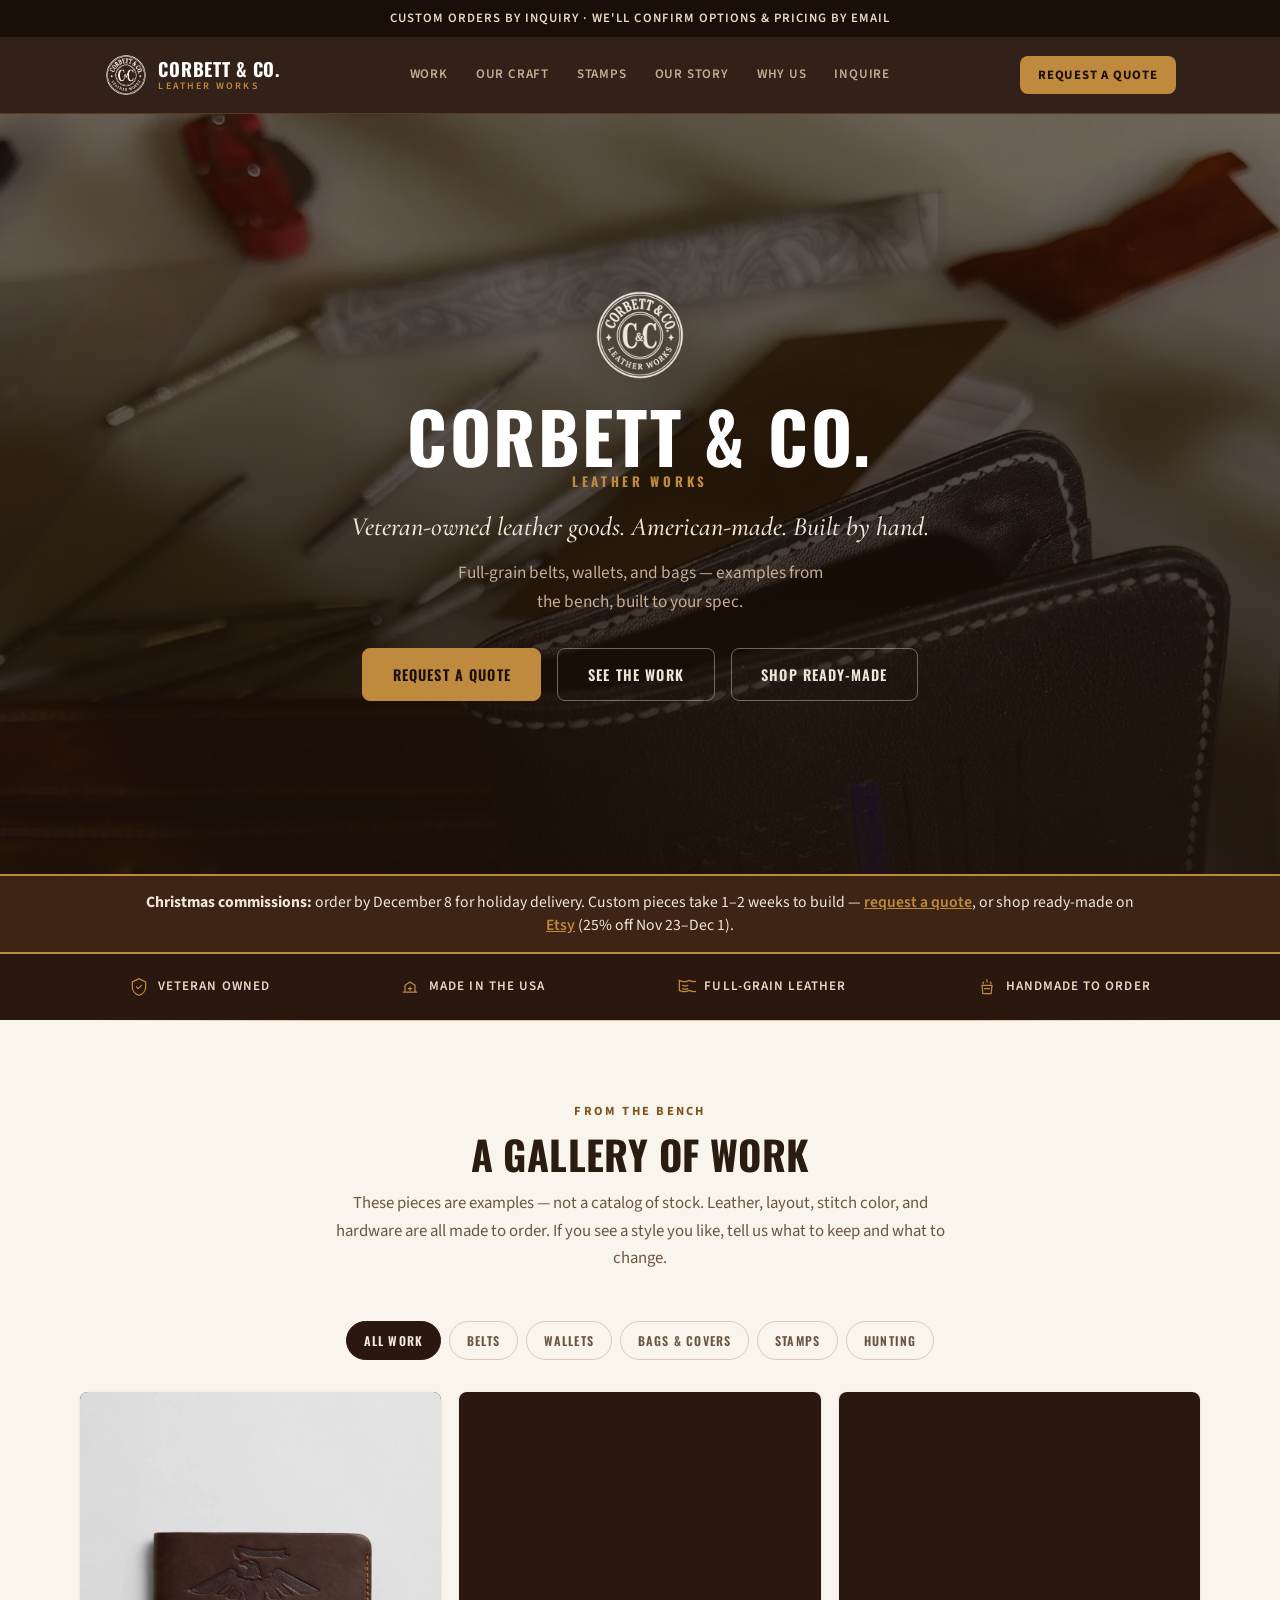
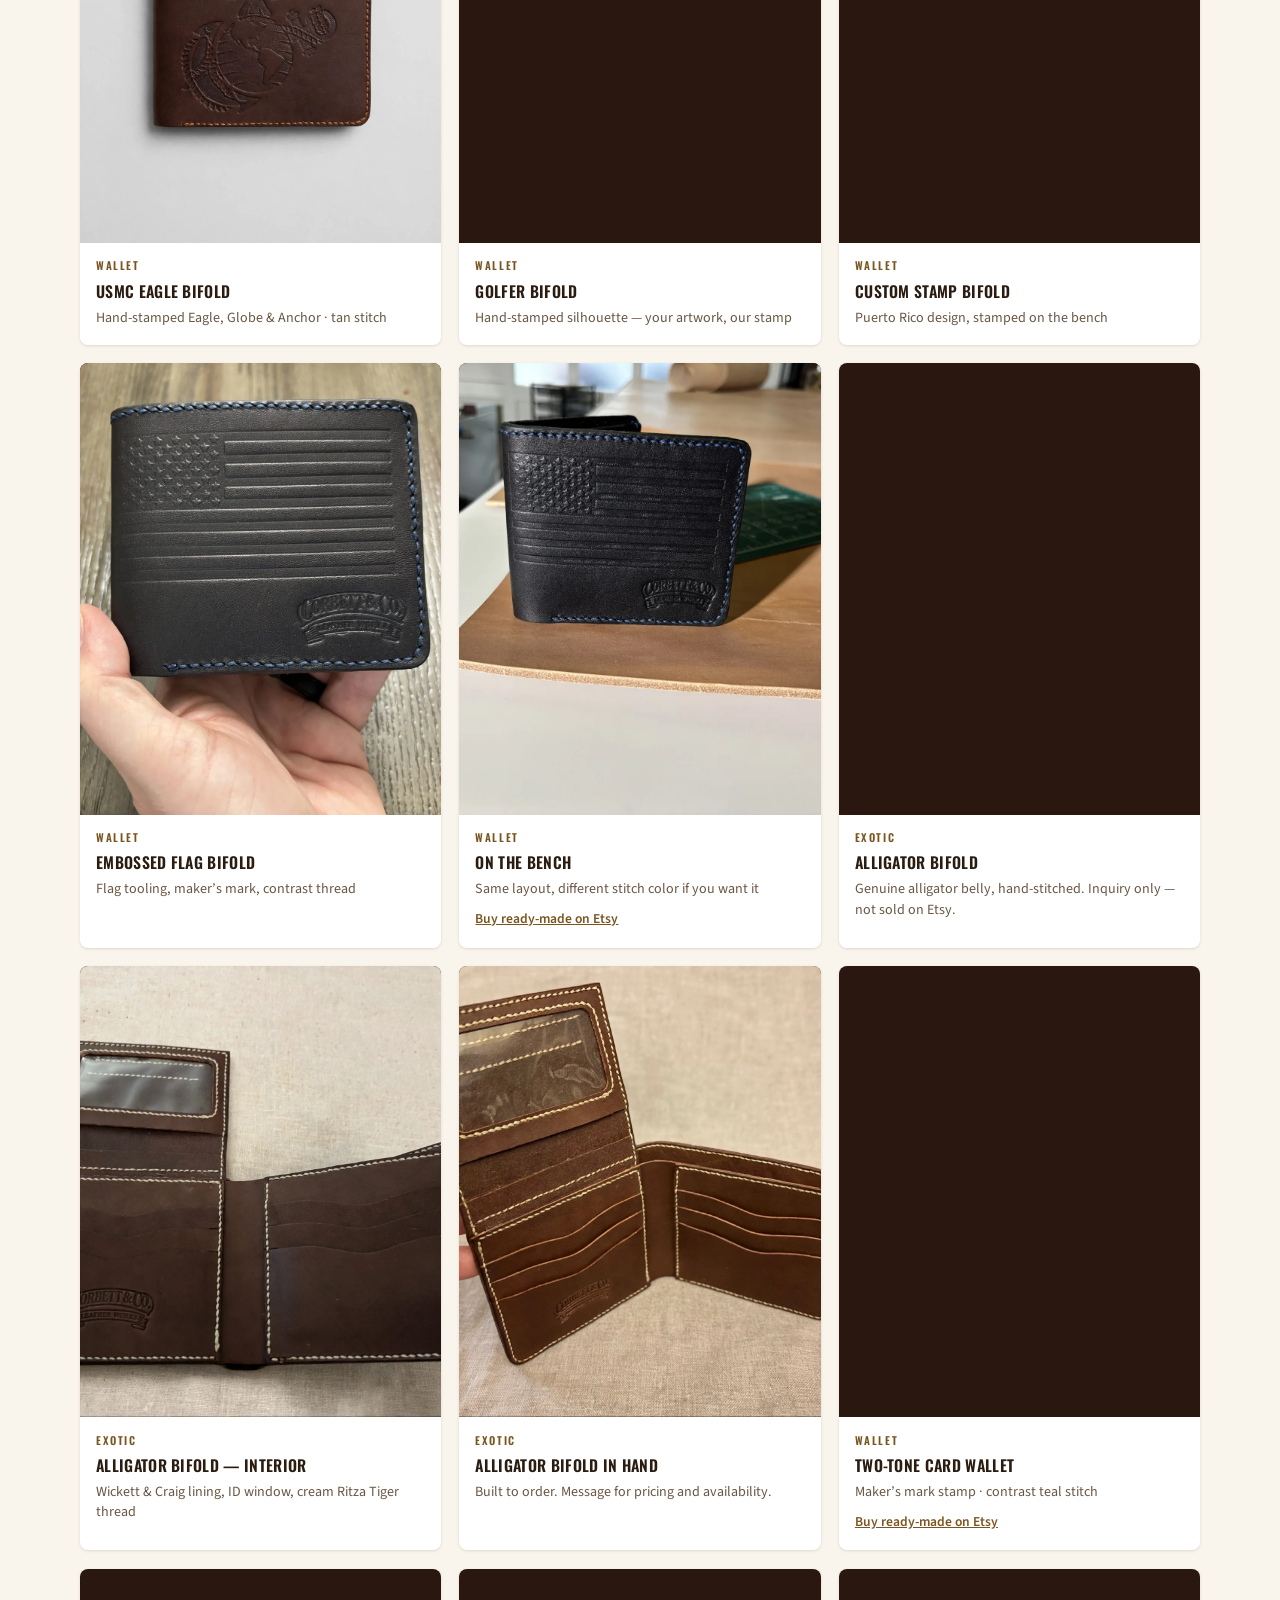
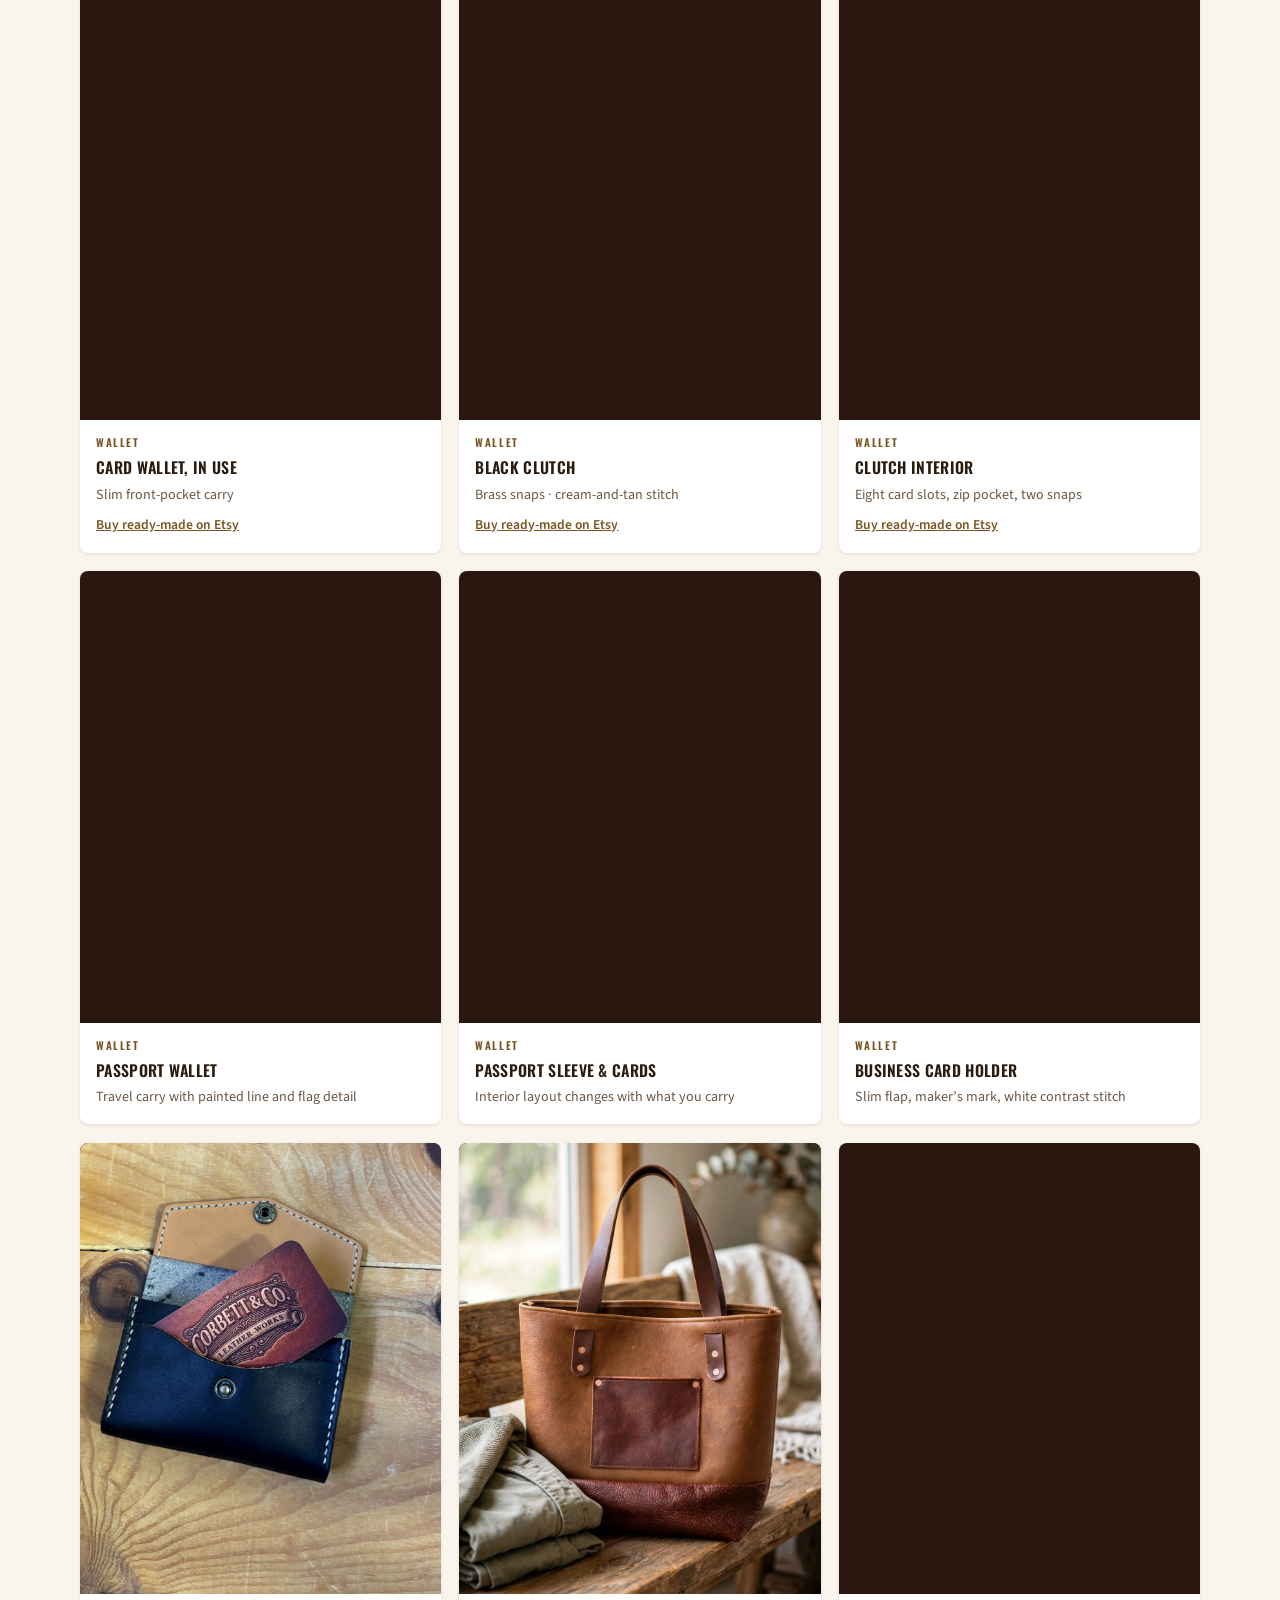
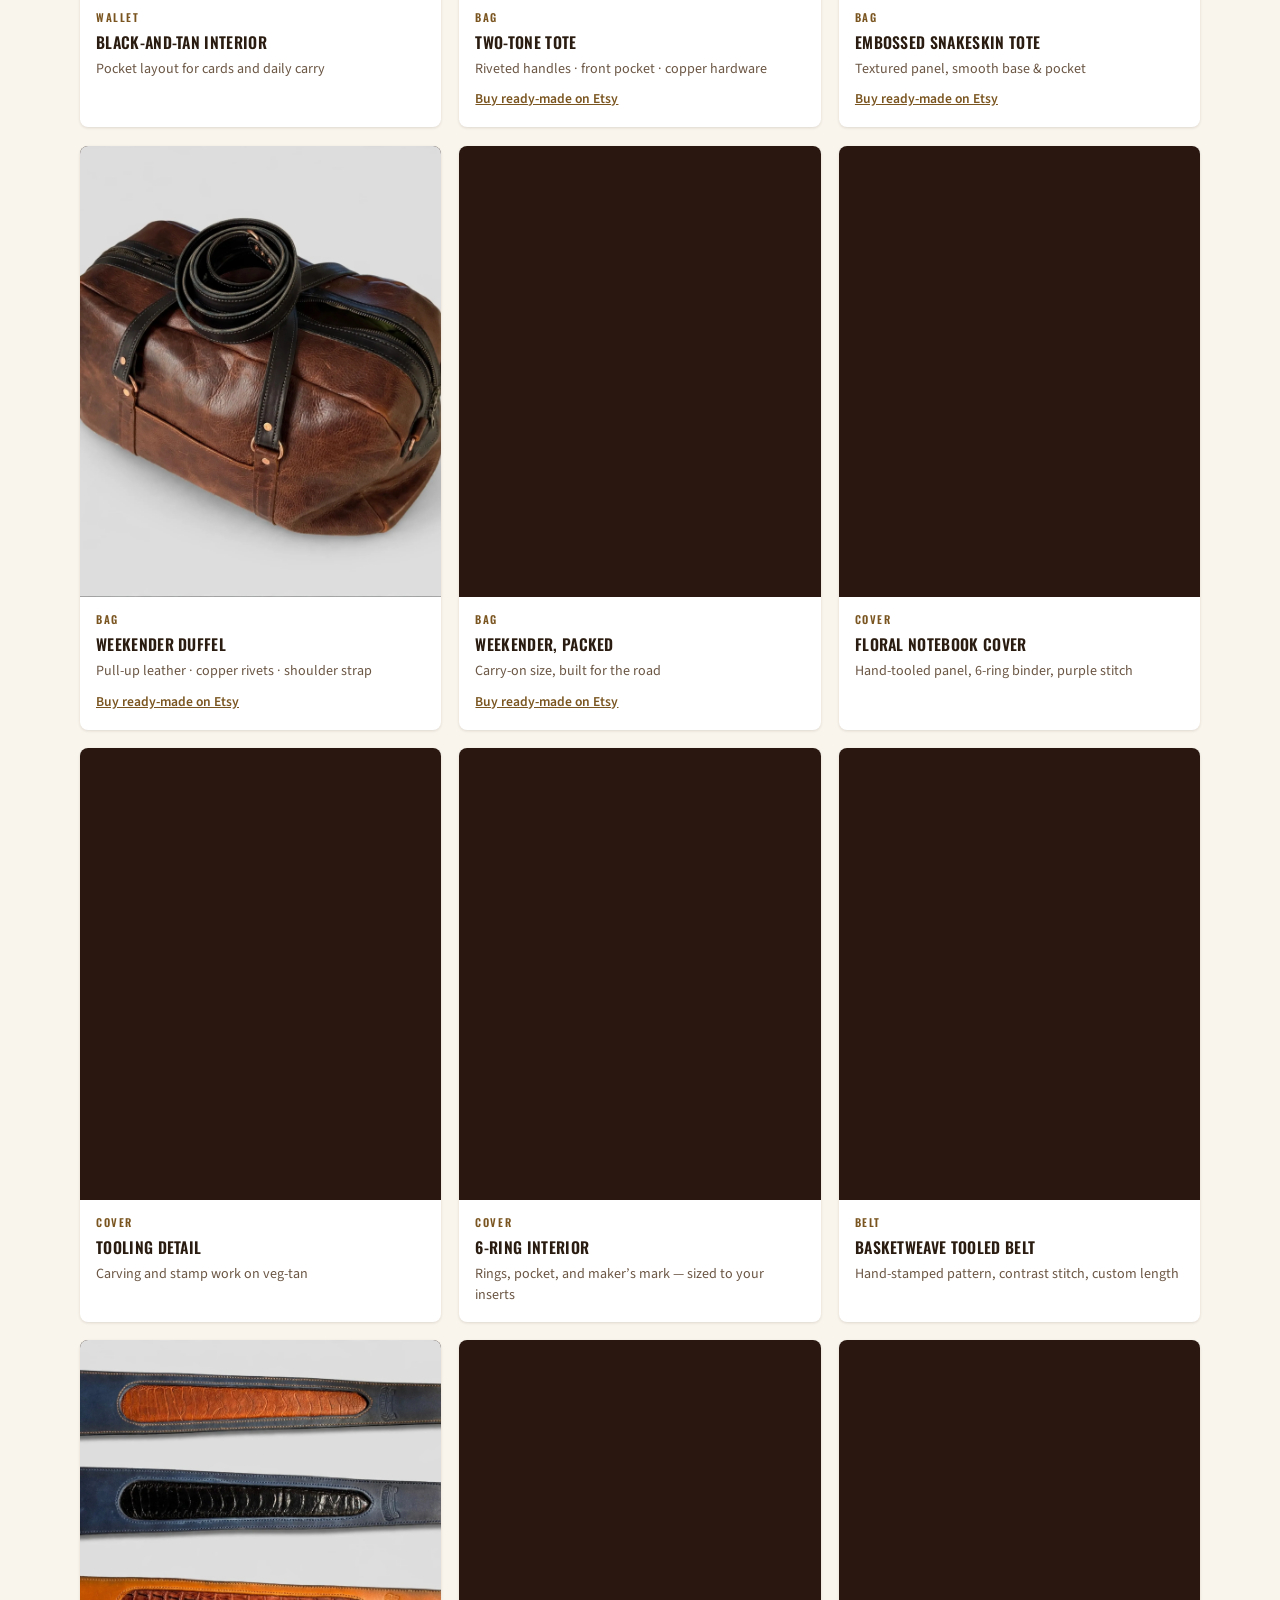
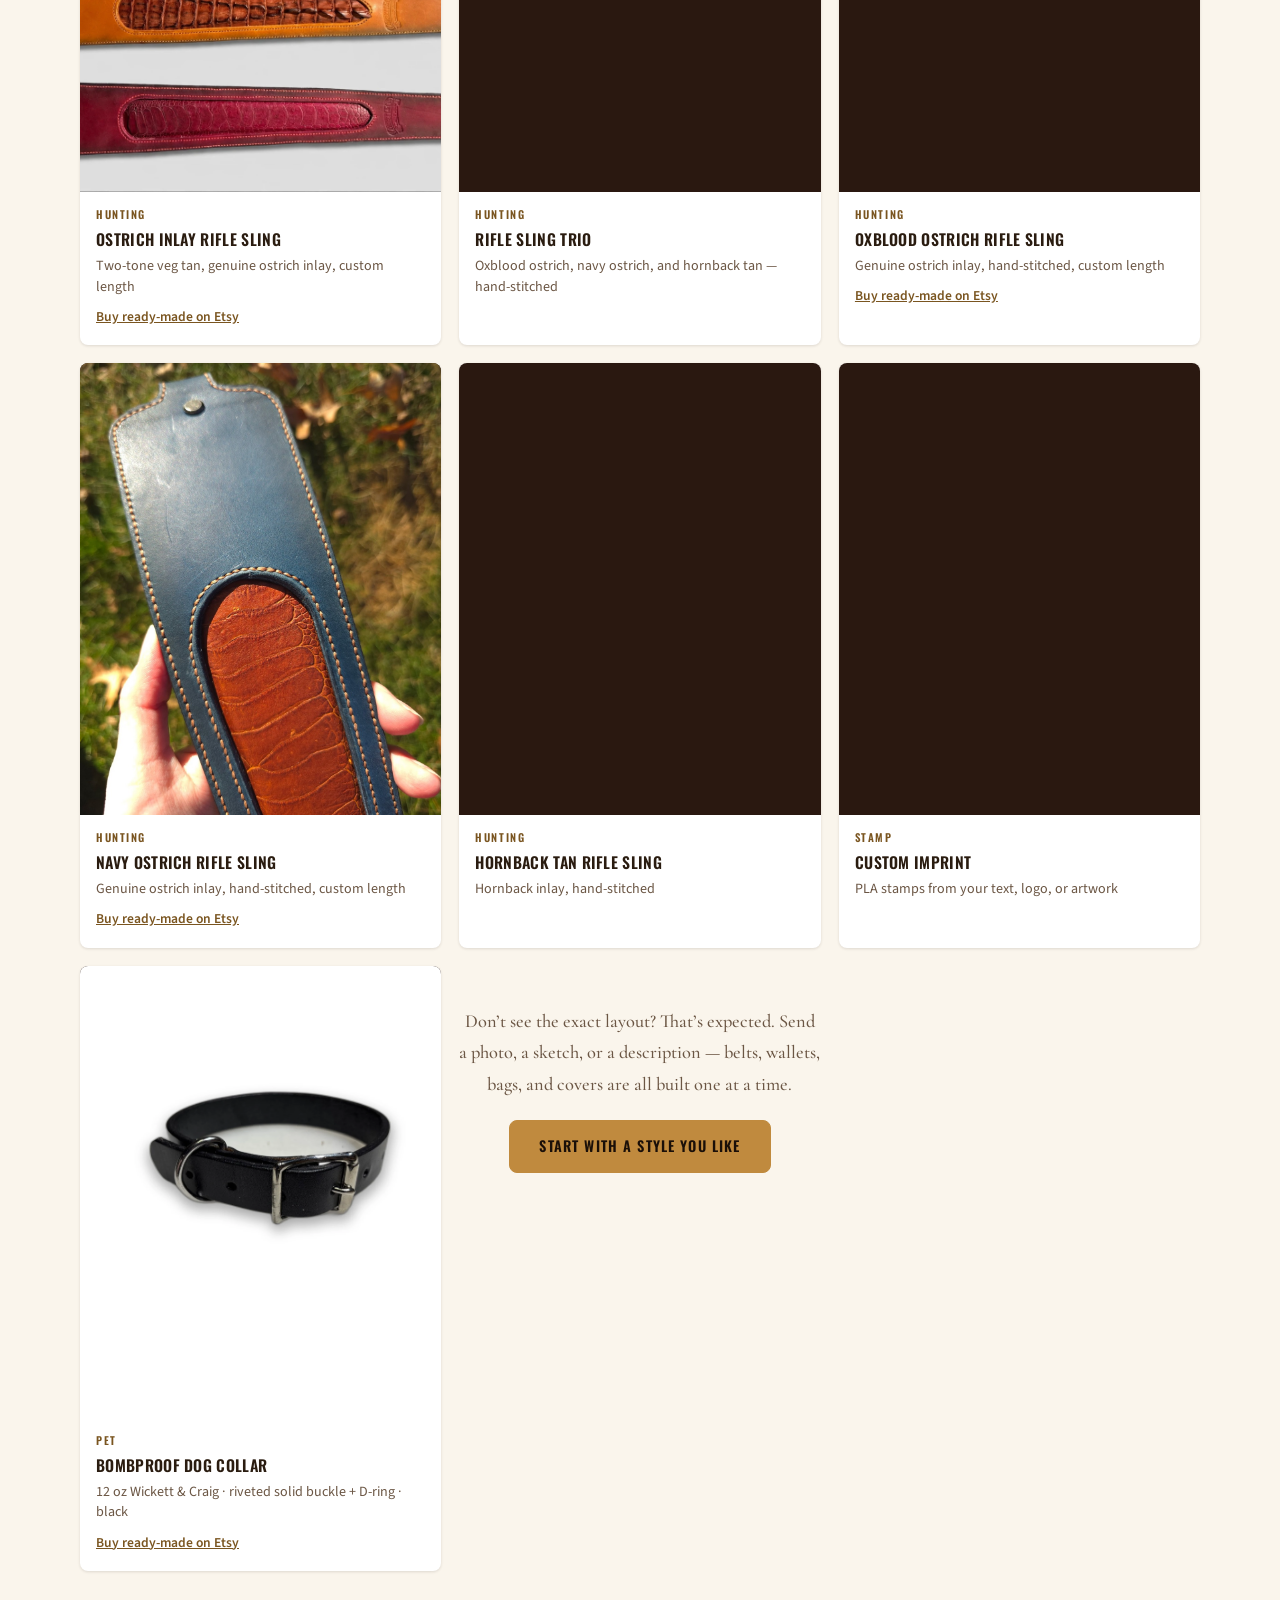
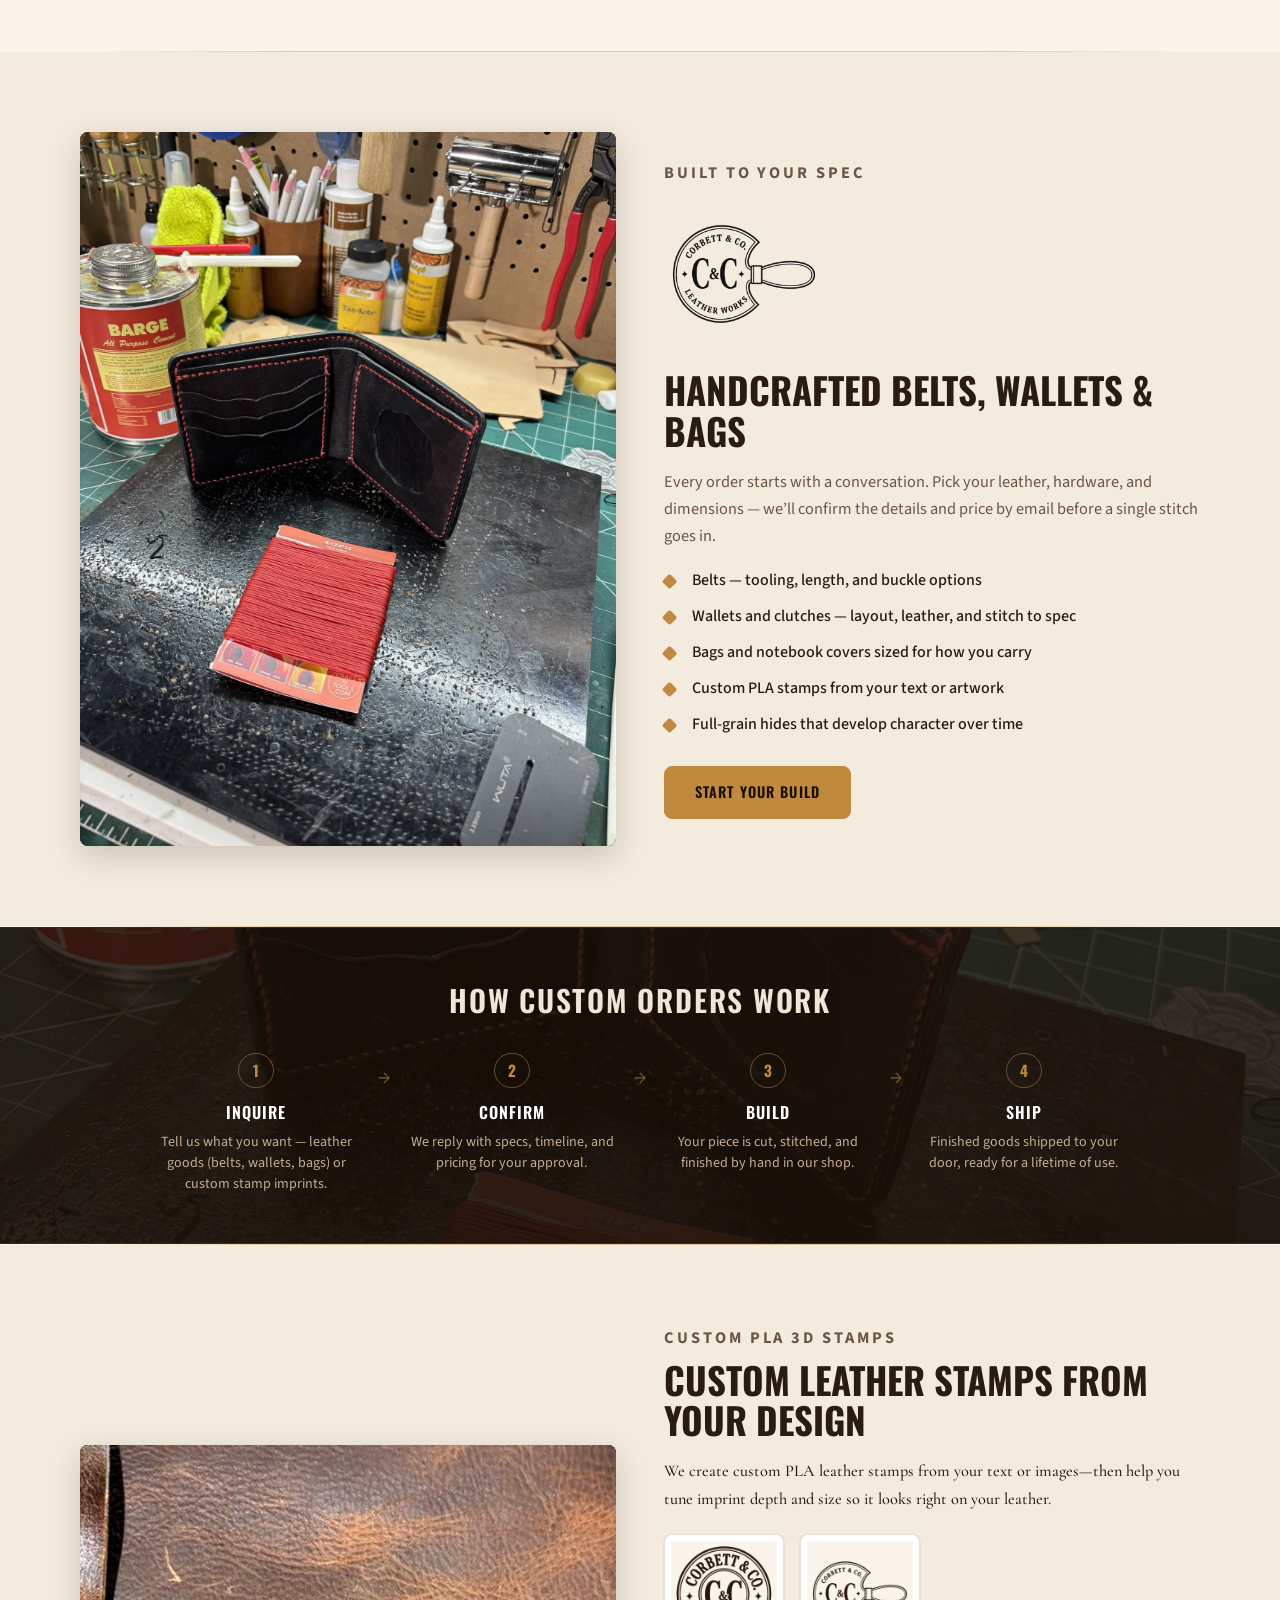
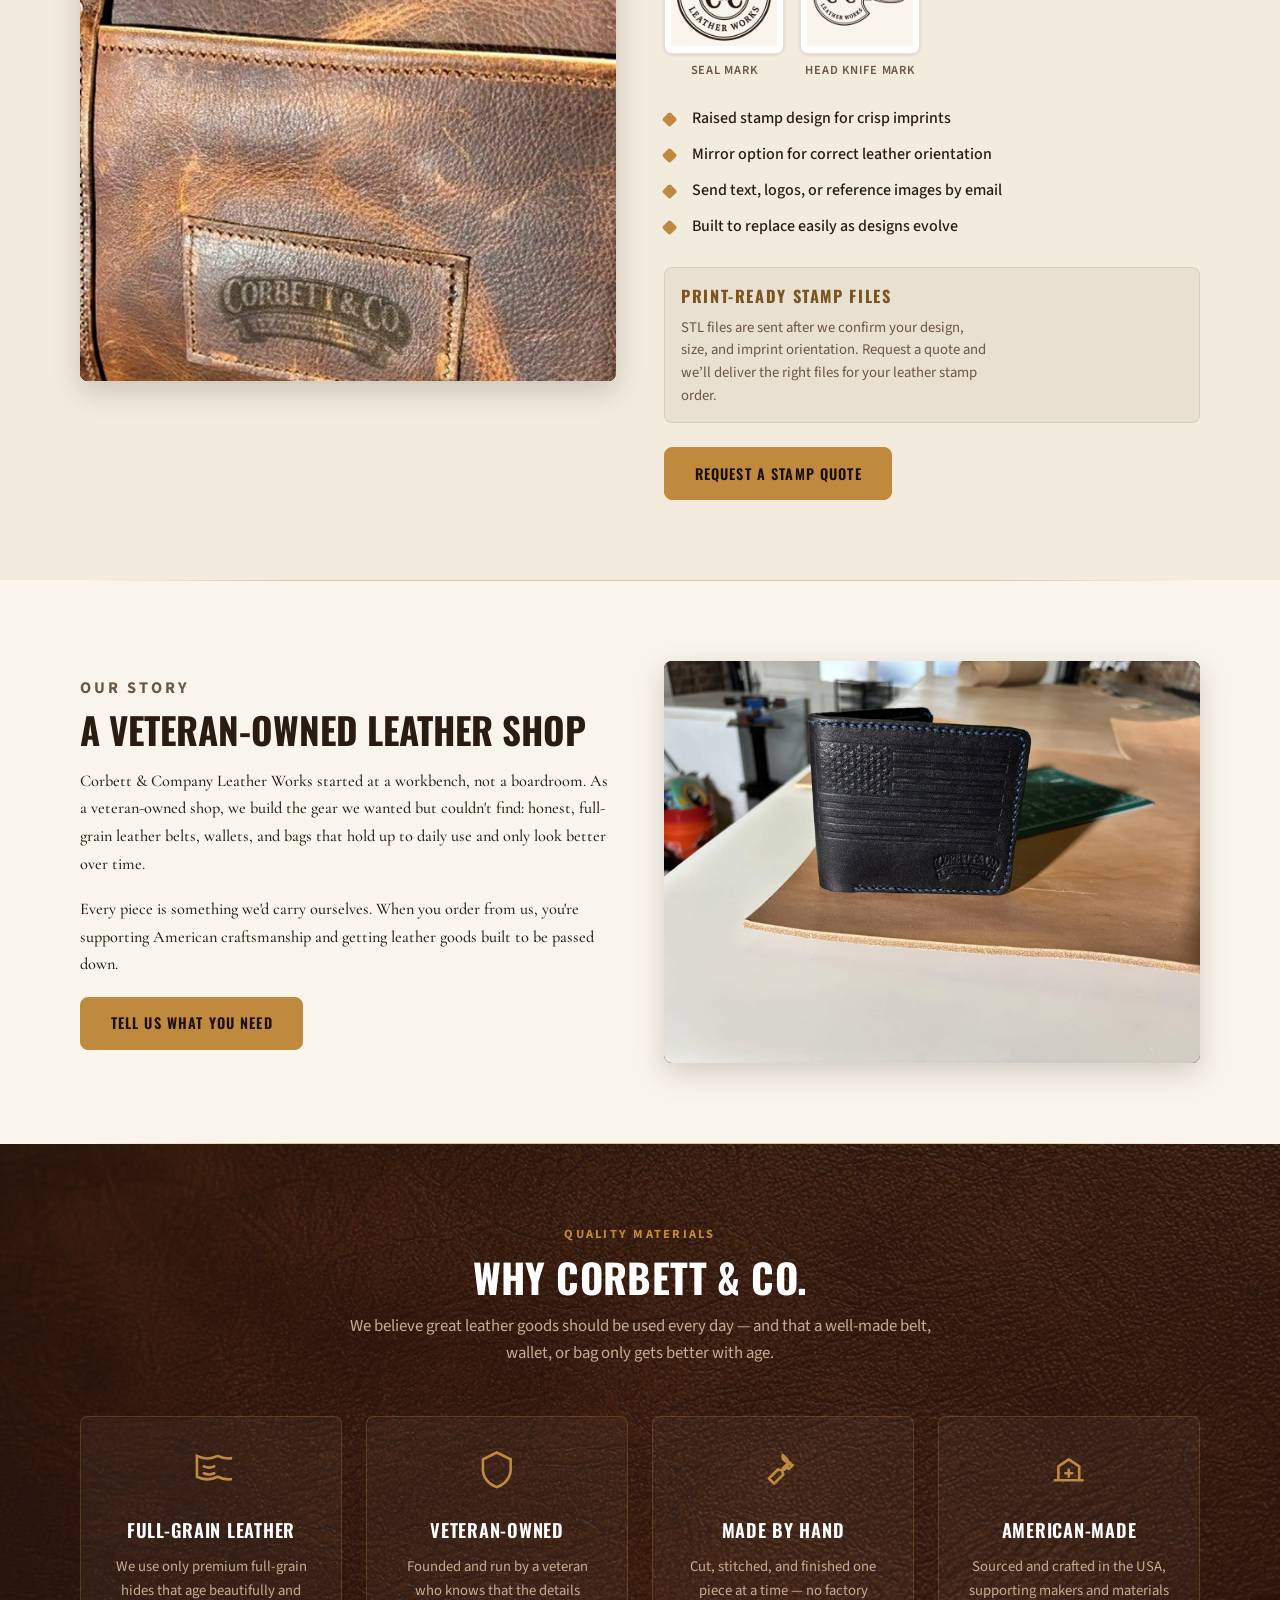
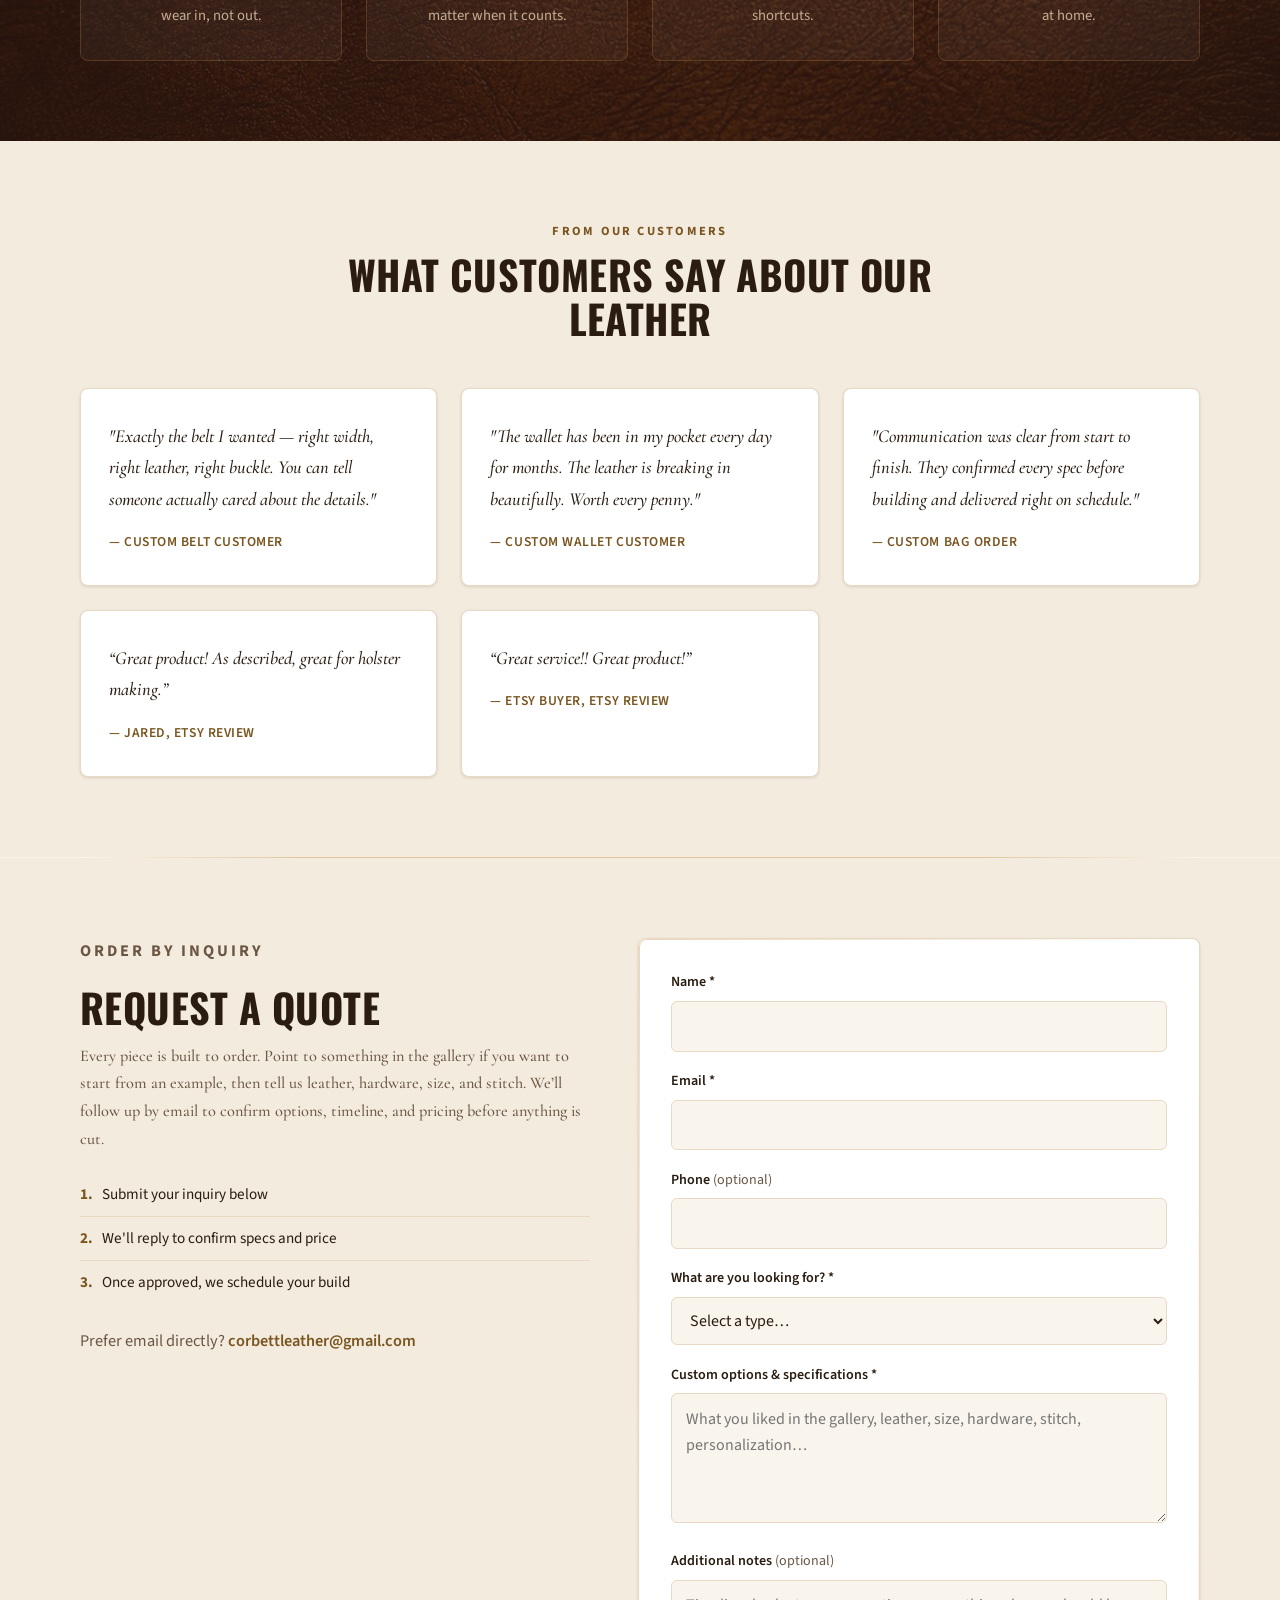
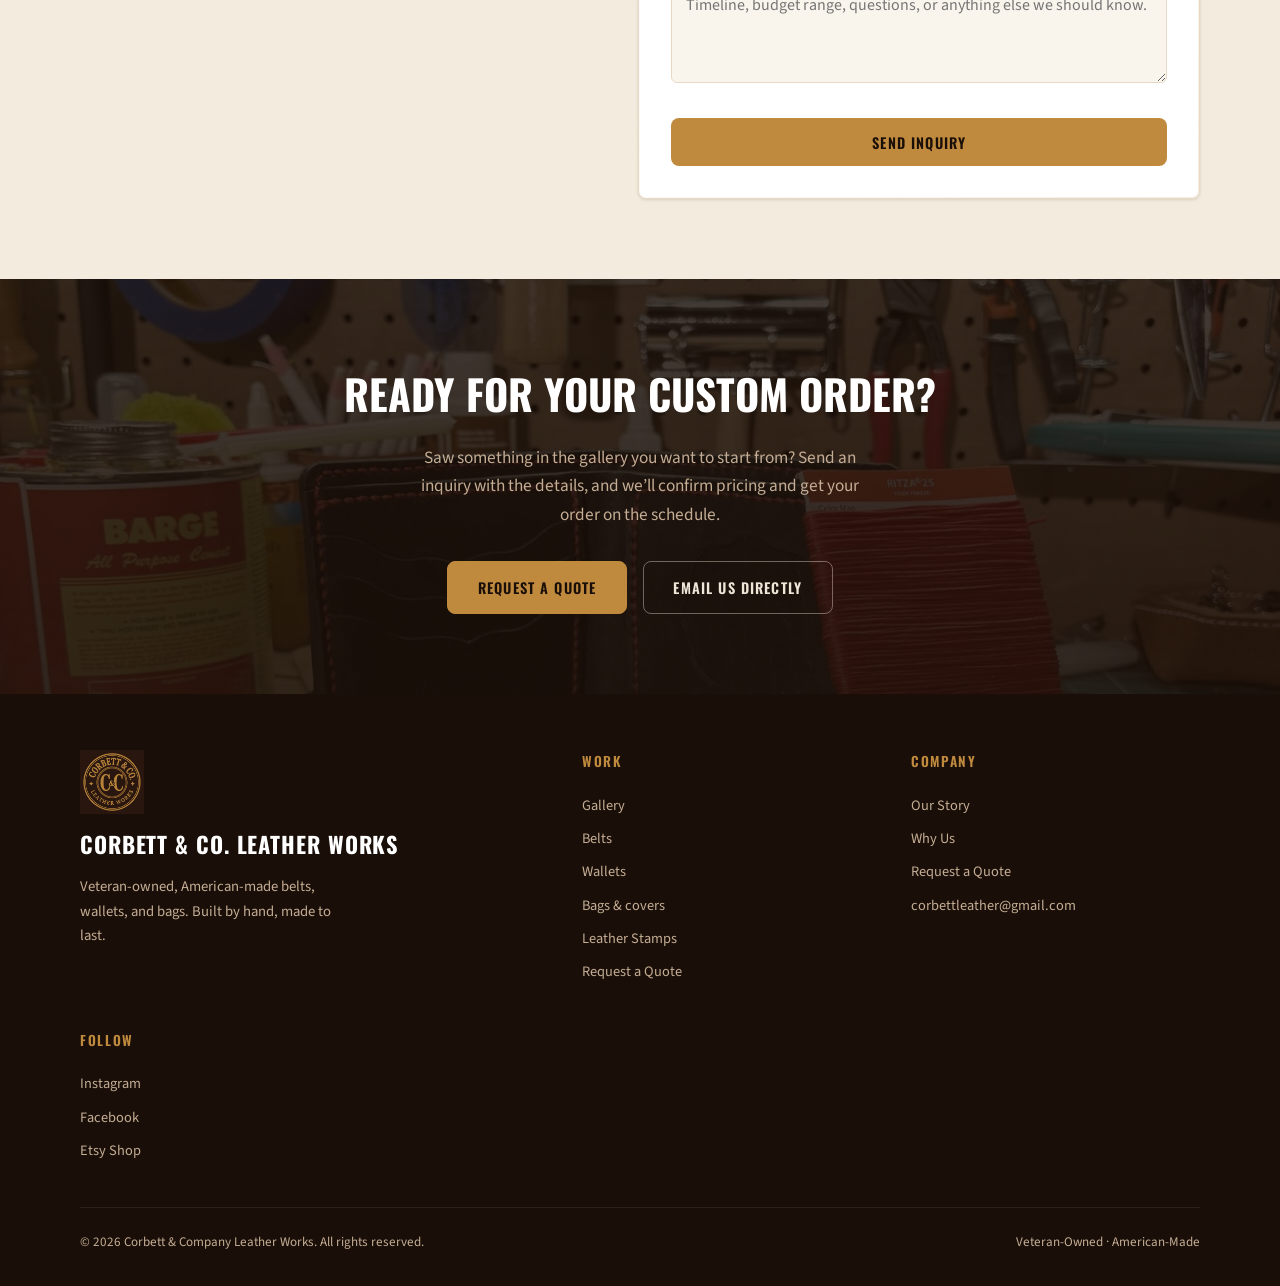
<file: index.html>
<!doctype html>
<html lang="en">
  <head>
    <meta charset="UTF-8" />
    <meta name="viewport" content="width=device-width,initial-scale=1" />
    <link rel="preconnect" href="https://fonts.googleapis.com" />
    <link rel="preconnect" href="https://fonts.gstatic.com" crossorigin />
    <link
      rel="stylesheet"
      href="https://fonts.googleapis.com/css2?family=Cormorant+Garamond:ital,wght@0,500;0,600;1,500&family=Oswald:wght@500;600;700&family=Source+Sans+3:ital,wght@0,400;0,500;0,600;1,400&display=swap"
    />
    <link rel="canonical" href="https://corbettleather.com/" />
    <link rel="icon" href="https://corbettleather.com/favicon.svg?v=2" type="image/svg+xml" />
    <link rel="icon" href="https://corbettleather.com/favicon.ico?v=2" sizes="any" />
    <link rel="icon" type="image/png" sizes="32x32" href="https://corbettleather.com/favicon-32x32.png?v=2" />
    <link rel="icon" type="image/png" sizes="16x16" href="https://corbettleather.com/favicon-16x16.png?v=2" />
    <link rel="apple-touch-icon" sizes="180x180" href="https://corbettleather.com/apple-touch-icon.png?v=2" />
    <link rel="shortcut icon" href="https://corbettleather.com/favicon.ico?v=2" />
    <link rel="stylesheet" href="assets/corbett-leather.css?v=25" />
    <title>Corbett &amp; Co. Leather Works — Veteran-Owned Leather Goods</title>
    <meta
      name="description"
      content="Veteran-owned, American-made leather goods. A gallery of handmade belts, wallets, and bags — examples of custom work from the bench."
    />
    <meta name="robots" content="index, follow" />
    <meta property="og:title" content="Corbett &amp; Co. Leather Works — Veteran-Owned Leather Goods" />
    <meta property="og:type" content="website" />
    <meta property="og:url" content="https://corbettleather.com/" />
    <meta property="og:site_name" content="Corbett &amp; Co. Leather Works" />
    <meta property="og:locale" content="en_US" />
    <meta
      property="og:description"
      content="Veteran-owned custom leather work. Browse examples from the bench, then inquire to build yours."
    />
    <meta
      property="og:image"
      content="https://corbettleather.com/assets/corbett-leather-hero-blueline.jpg"
    />
    <meta property="og:image:width" content="1920" />
    <meta property="og:image:height" content="1080" />
    <meta
      property="og:image:alt"
      content="Handmade Corbett &amp; Co. leather goods from the workbench"
    />
    <meta name="twitter:card" content="summary_large_image" />
    <meta name="twitter:title" content="Corbett &amp; Co. Leather Works — Veteran-Owned Leather Goods" />
    <meta
      name="twitter:description"
      content="Veteran-owned custom leather work. Browse examples from the bench, then inquire to build yours."
    />
    <meta
      name="twitter:image"
      content="https://corbettleather.com/assets/corbett-leather-hero-blueline.jpg"
    />
    <meta
      name="twitter:image:alt"
      content="Handmade Corbett &amp; Co. leather goods from the workbench"
    />
    <script type="application/ld+json">
      {
        "@context": "https://schema.org",
        "@graph": [
          {
            "@type": "Organization",
            "@id": "https://corbettleather.com/#organization",
            "name": "Corbett & Co. Leather Works",
            "alternateName": "Corbett & Company Leather Works",
            "url": "https://corbettleather.com/",
            "logo": "https://corbettleather.com/assets/logos/corbett-mark-seal-on-dark.png",
            "email": "corbettleather@gmail.com",
            "description": "Veteran-owned, American-made leather goods. Custom belts, wallets, bags, and PLA leather stamps made to order."
          },
          {
            "@type": "WebSite",
            "@id": "https://corbettleather.com/#website",
            "url": "https://corbettleather.com/",
            "name": "Corbett & Co. Leather Works",
            "publisher": { "@id": "https://corbettleather.com/#organization" }
          },
          {
            "@type": "Service",
            "@id": "https://corbettleather.com/#custom-work",
            "name": "Custom leather goods",
            "serviceType": "Handmade belts, wallets, bags, notebook covers, and leather stamps",
            "provider": { "@id": "https://corbettleather.com/#organization" },
            "areaServed": "US",
            "description": "Made-to-order leather work. The pieces on this site are examples of what we can build — leather, layout, stitch, and hardware to your spec."
          }
        ]
      }
    </script>
  </head>
  <body>
    <a class="skip-link" href="#main-content">Skip to content</a>
    <div class="announce-bar">Custom orders by inquiry · We'll confirm options &amp; pricing by email</div>

    <header class="cl-header" id="siteHeader">
      <nav class="cl-nav" aria-label="Main navigation">
        <a href="#top" class="cl-brand" aria-label="Corbett & Company Leather Works — home">
          <img
            class="cl-brand-emblem"
            src="assets/logos/corbett-mark-seal-on-dark.png"
            alt=""
            width="44"
            height="44"
            aria-hidden="true"
          />
          <span class="cl-brand-text">
            <span class="cl-brand-name">Corbett &amp; Co.</span>
            <span class="cl-brand-sub">Leather Works</span>
          </span>
        </a>
        <div class="cl-nav-links">
          <a href="#work">Work</a>
          <a href="#craft">Our Craft</a>
          <a href="#stamps">Stamps</a>
          <a href="#story">Our Story</a>
          <a href="#values">Why Us</a>
          <a href="#inquire">Inquire</a>
        </div>
        <a href="#inquire" class="cl-nav-cta">Request a Quote</a>
        <button class="cl-menu-btn" aria-label="Open menu" aria-expanded="false" type="button">☰</button>
      </nav>
      <div class="cl-mobile-menu" id="mobileMenu">
        <a href="#work">Work</a>
        <a href="#craft">Our Craft</a>
        <a href="#stamps">Stamps</a>
        <a href="#story">Our Story</a>
        <a href="#values">Why Us</a>
        <a href="#inquire">Inquire</a>
      </div>
    </header>

    <main id="top">
      <section class="cl-hero" id="main-content">
        <img
          class="cl-hero-bg"
          src="assets/corbett-leather-hero-blueline.webp"
          alt=""
          width="1920"
          height="1080"
          fetchpriority="high"
          decoding="async"
          aria-hidden="true"
          onerror="this.onerror=null;this.src='assets/corbett-leather-hero-blueline.jpg';"
        />
        <div class="cl-hero-overlay" aria-hidden="true"></div>
        <div class="cl-hero-inner">
          <img
            class="cl-hero-seal"
            src="assets/logos/corbett-mark-seal-on-dark.png"
            alt=""
            width="96"
            height="96"
            aria-hidden="true"
          />
          <h1 class="cl-hero-brand">
            Corbett &amp; Co.
            <span class="cl-hero-brand-sub">Leather Works</span>
          </h1>
          <p class="cl-hero-tagline">Veteran-owned leather goods. American-made. Built by hand.</p>
          <p>
            Full-grain belts, wallets, and bags — examples from the bench, built to your spec.
          </p>
          <div class="cl-hero-actions">
            <a href="#inquire" class="btn btn-primary">Request a Quote</a>
            <a href="#work" class="btn btn-ghost">See the Work</a>
            <a href="https://www.etsy.com/shop/CorbettLeather" class="btn btn-ghost" target="_blank" rel="noopener">Shop Ready-Made</a>
          </div>
        </div>
      </section>

      <div class="cl-holiday" role="note">
        <p>
          <strong>Christmas commissions:</strong> order by December 8 for holiday delivery.
          Custom pieces take 1&ndash;2 weeks to build &mdash;
          <a href="#inquire">request a quote</a>, or shop ready-made on
          <a href="https://www.etsy.com/shop/CorbettLeather" target="_blank" rel="noopener">Etsy</a>
          (25% off Nov 23&ndash;Dec 1).
        </p>
      </div>

      <section class="cl-trust">
        <div class="cl-trust-inner">
          <span class="cl-trust-item">
            <svg viewBox="0 0 24 24" fill="none" stroke="currentColor" stroke-width="1.5" aria-hidden="true">
              <path d="M12 2 4 6v6c0 4.4 3.4 8.5 8 9.9 4.6-1.4 8-5.5 8-9.9V6l-8-4z" />
              <path d="m9 12 2 2 4-4" stroke-linecap="round" stroke-linejoin="round" />
            </svg>
            Veteran Owned
          </span>
          <span class="cl-trust-item">
            <svg viewBox="0 0 24 24" fill="none" stroke="currentColor" stroke-width="1.5" aria-hidden="true">
              <path d="M4 18h16M6 18V10l6-4 6 4v8" stroke-linecap="round" stroke-linejoin="round" />
              <path d="M10 14h4M12 12v4" stroke-linecap="round" />
            </svg>
            Made in the USA
          </span>
          <span class="cl-trust-item">
            <svg viewBox="0 0 24 24" fill="none" stroke="currentColor" stroke-width="1.5" aria-hidden="true">
              <path d="M4 4c4 2 8 2 12 0 4 2 8 2 12 0v12c-4 2-8 2-12 0-4 2-8 2-12 0V4z" />
              <path d="M8 10c2 1 4 1 6 0M8 14c2 1 4 1 6 0" stroke-linecap="round" />
            </svg>
            Full-Grain Leather
          </span>
          <span class="cl-trust-item">
            <svg viewBox="0 0 24 24" fill="none" stroke="currentColor" stroke-width="1.5" aria-hidden="true">
              <path d="M12 3v3M8 6l-1 2M16 6l1 2M6 10h12l-1 10H7L6 10z" stroke-linecap="round" stroke-linejoin="round" />
              <path d="M9 14h6" stroke-linecap="round" />
            </svg>
            Handmade to Order
          </span>
        </div>
      </section>

      <div class="section-divider" aria-hidden="true"></div>

      <section class="section" id="work">
        <span id="collections"></span>
        <div class="container">
          <div class="section-head">
            <p class="section-eyebrow">From the Bench</p>
            <h2 class="section-title">A Gallery of Work</h2>
            <p class="section-subtitle">
              These pieces are examples — not a catalog of stock. Leather, layout, stitch color,
              and hardware are all made to order. If you see a style you like, tell us what to keep
              and what to change.
            </p>
          </div>

          <div class="work-filters" role="group" aria-label="Filter work by type">
            <button type="button" class="work-filter is-active" data-work-filter="all" aria-pressed="true">All work</button>
            <button type="button" class="work-filter" id="belts" data-work-filter="belts" aria-pressed="false">Belts</button>
            <button type="button" class="work-filter" id="wallets" data-work-filter="wallets" aria-pressed="false">Wallets</button>
            <button type="button" class="work-filter" id="bags" data-work-filter="bags" aria-pressed="false">Bags &amp; covers</button>
            <button type="button" class="work-filter" data-work-filter="stamps" aria-pressed="false">Stamps</button>
            <button type="button" class="work-filter" data-work-filter="hunting" aria-pressed="false">Hunting</button>
          </div>

          <div class="work-gallery" id="work-grid">            <figure class="work-item" data-category="wallets">
              <button type="button" class="work-thumb" aria-label="View larger: USMC Eagle stamped bifold wallet">
                <img
                  src="assets/corbett-leather-wallet-usmc-studio.webp"
                  alt="USMC Eagle stamped bifold wallet"
                  width="2000"
                  height="2651"
                  loading="lazy"
                  decoding="async"
                  onerror="this.onerror=null;this.src='assets/corbett-leather-wallet-usmc-studio.jpg';"
                />
              </button>
              <figcaption>
                <span class="work-tag">Wallet</span>
                <strong>USMC Eagle bifold</strong>
                <span class="work-meta">Hand-stamped Eagle, Globe &amp; Anchor &middot; tan stitch</span>
              </figcaption>
            </figure>

            <figure class="work-item" data-category="wallets">
              <button type="button" class="work-thumb" aria-label="View larger: Golfer silhouette stamped bifold wallet">
                <img
                  src="assets/corbett-leather-wallet-golf-studio.webp"
                  alt="Golfer silhouette stamped bifold wallet"
                  width="2000"
                  height="2651"
                  loading="lazy"
                  decoding="async"
                  onerror="this.onerror=null;this.src='assets/corbett-leather-wallet-golf-studio.jpg';"
                />
              </button>
              <figcaption>
                <span class="work-tag">Wallet</span>
                <strong>Golfer bifold</strong>
                <span class="work-meta">Hand-stamped silhouette &mdash; your artwork, our stamp</span>
              </figcaption>
            </figure>

            <figure class="work-item" data-category="wallets">
              <button type="button" class="work-thumb" aria-label="View larger: Puerto Rico stamped bifold on workbench">
                <img
                  src="assets/corbett-leather-wallet-puertorico-bench.webp"
                  alt="Puerto Rico stamped bifold on workbench"
                  width="2000"
                  height="2651"
                  loading="lazy"
                  decoding="async"
                  onerror="this.onerror=null;this.src='assets/corbett-leather-wallet-puertorico-bench.jpg';"
                />
              </button>
              <figcaption>
                <span class="work-tag">Wallet</span>
                <strong>Custom stamp bifold</strong>
                <span class="work-meta">Puerto Rico design, stamped on the bench</span>
              </figcaption>
            </figure>

<figure class="work-item" data-category="wallets">
              <button type="button" class="work-thumb" aria-label="View larger: Embossed flag bifold">
                <img
                  src="assets/corbett-leather-wallet-flag-held.webp"
                  alt="Black leather bifold with embossed American flag and contrast stitching"
                  width="900"
                  height="1200"
                  loading="lazy"
                  decoding="async"
                  onerror="this.onerror=null;this.src='assets/corbett-leather-wallet-flag-held.jpg';"
                />
              </button>
              <figcaption>
                <span class="work-tag">Wallet</span>
                <strong>Embossed flag bifold</strong>
                <span class="work-meta">Flag tooling, maker&rsquo;s mark, contrast thread</span>
              </figcaption>
            </figure>
<figure class="work-item" data-category="wallets">
              <button type="button" class="work-thumb" aria-label="View larger: Flag bifold on the bench">
                <img
                  src="assets/corbett-leather-wallet-flag-bench.webp"
                  alt="Embossed flag bifold on the workbench with Corbett &amp; Co. maker's mark"
                  width="1600"
                  height="1200"
                  loading="lazy"
                  decoding="async"
                  onerror="this.onerror=null;this.src='assets/corbett-leather-wallet-flag-bench.jpg';"
                />
              </button>
              <figcaption>
                <span class="work-tag">Wallet</span>
                <strong>On the bench</strong>
                <span class="work-meta">Same layout, different stitch color if you want it</span>
              <a class="work-etsy" href="https://www.etsy.com/listing/4582780722" target="_blank" rel="noopener">Buy ready-made on Etsy</a>
              </figcaption>
            </figure>
<figure class="work-item" data-category="wallets">
              <button type="button" class="work-thumb" aria-label="View larger: Alligator bifold wallet, exterior">
                <img
                  src="assets/corbett-leather-gator-bifold-exterior.webp"
                  alt="Handmade alligator bifold wallet, dark brown belly exterior"
                  width="1824"
                  height="1376"
                  loading="lazy"
                  decoding="async"
                  onerror="this.onerror=null;this.src='assets/corbett-leather-gator-bifold-exterior.jpg';"
                />
              </button>
              <figcaption>
                <span class="work-tag">Exotic</span>
                <strong>Alligator bifold</strong>
                <span class="work-meta">Genuine alligator belly, hand-stitched. Inquiry only &mdash; not sold on Etsy.</span>
              </figcaption>
            </figure>
<figure class="work-item" data-category="wallets">
              <button type="button" class="work-thumb" aria-label="View larger: Alligator bifold wallet, interior">
                <img
                  src="assets/corbett-leather-gator-bifold-interior.webp"
                  alt="Alligator bifold wallet interior with card slots and ID window"
                  width="1824"
                  height="1376"
                  loading="lazy"
                  decoding="async"
                  onerror="this.onerror=null;this.src='assets/corbett-leather-gator-bifold-interior.jpg';"
                />
              </button>
              <figcaption>
                <span class="work-tag">Exotic</span>
                <strong>Alligator bifold &mdash; interior</strong>
                <span class="work-meta">Wickett &amp; Craig lining, ID window, cream Ritza Tiger thread</span>
              </figcaption>
            </figure>
<figure class="work-item" data-category="wallets">
              <button type="button" class="work-thumb" aria-label="View larger: Alligator bifold wallet in hand">
                <img
                  src="assets/corbett-leather-gator-bifold-handheld.webp"
                  alt="Handmade alligator bifold wallet held in hand for scale"
                  width="1824"
                  height="1376"
                  loading="lazy"
                  decoding="async"
                  onerror="this.onerror=null;this.src='assets/corbett-leather-gator-bifold-handheld.jpg';"
                />
              </button>
              <figcaption>
                <span class="work-tag">Exotic</span>
                <strong>Alligator bifold in hand</strong>
                <span class="work-meta">Built to order. Message for pricing and availability.</span>
              </figcaption>
            </figure>
            <figure class="work-item" data-category="wallets">
              <button type="button" class="work-thumb" aria-label="View larger: Two-tone card wallet with maker's mark">
                <img
                  src="assets/corbett-leather-card-wallet-studio.webp"
                  alt="Two-tone card wallet with maker's mark"
                  width="2000"
                  height="2651"
                  loading="lazy"
                  decoding="async"
                  onerror="this.onerror=null;this.src='assets/corbett-leather-card-wallet-studio.jpg';"
                />
              </button>
              <figcaption>
                <span class="work-tag">Wallet</span>
                <strong>Two-tone card wallet</strong>
                <span class="work-meta">Maker&rsquo;s mark stamp &middot; contrast teal stitch</span>
              <a class="work-etsy" href="https://www.etsy.com/listing/4574101620" target="_blank" rel="noopener">Buy ready-made on Etsy</a>
              </figcaption>
            </figure>

            <figure class="work-item" data-category="wallets">
              <button type="button" class="work-thumb" aria-label="View larger: Card wallet with cards and keys on desk">
                <img
                  src="assets/corbett-leather-card-wallet-lifestyle.webp"
                  alt="Card wallet with cards and keys on desk"
                  width="2000"
                  height="2651"
                  loading="lazy"
                  decoding="async"
                  onerror="this.onerror=null;this.src='assets/corbett-leather-card-wallet-lifestyle.jpg';"
                />
              </button>
              <figcaption>
                <span class="work-tag">Wallet</span>
                <strong>Card wallet, in use</strong>
                <span class="work-meta">Slim front-pocket carry</span>
              <a class="work-etsy" href="https://www.etsy.com/listing/4574101620" target="_blank" rel="noopener">Buy ready-made on Etsy</a>
              </figcaption>
            </figure>

            <figure class="work-item" data-category="wallets">
              <button type="button" class="work-thumb" aria-label="View larger: Black leather clutch with brass snaps">
                <img
                  src="assets/corbett-leather-clutch-black-studio.webp"
                  alt="Black leather clutch with brass snaps"
                  width="2000"
                  height="2651"
                  loading="lazy"
                  decoding="async"
                  onerror="this.onerror=null;this.src='assets/corbett-leather-clutch-black-studio.jpg';"
                />
              </button>
              <figcaption>
                <span class="work-tag">Wallet</span>
                <strong>Black clutch</strong>
                <span class="work-meta">Brass snaps &middot; cream-and-tan stitch</span>
              <a class="work-etsy" href="https://www.etsy.com/listing/4583270852" target="_blank" rel="noopener">Buy ready-made on Etsy</a>
              </figcaption>
            </figure>

            <figure class="work-item" data-category="wallets">
              <button type="button" class="work-thumb" aria-label="View larger: Clutch wallet interior layout">
                <img
                  src="assets/corbett-leather-clutch-interior-studio.webp"
                  alt="Clutch wallet interior layout"
                  width="2000"
                  height="2651"
                  loading="lazy"
                  decoding="async"
                  onerror="this.onerror=null;this.src='assets/corbett-leather-clutch-interior-studio.jpg';"
                />
              </button>
              <figcaption>
                <span class="work-tag">Wallet</span>
                <strong>Clutch interior</strong>
                <span class="work-meta">Eight card slots, zip pocket, two snaps</span>
              <a class="work-etsy" href="https://www.etsy.com/listing/4583270852" target="_blank" rel="noopener">Buy ready-made on Etsy</a>
              </figcaption>
            </figure>

<figure class="work-item" data-category="wallets">
              <button type="button" class="work-thumb" aria-label="View larger: Passport wallet with blue line">
                <img
                  src="assets/corbett-leather-blueline-passport-hero.webp"
                  alt="Black leather passport wallet with embossed flag and thin blue line"
                  width="900"
                  height="1200"
                  loading="lazy"
                  decoding="async"
                  onerror="this.onerror=null;this.src='assets/corbett-leather-blueline-passport-hero.jpg';"
                />
              </button>
              <figcaption>
                <span class="work-tag">Wallet</span>
                <strong>Passport wallet</strong>
                <span class="work-meta">Travel carry with painted line and flag detail</span>
              </figcaption>
            </figure>
<figure class="work-item" data-category="wallets">
              <button type="button" class="work-thumb" aria-label="View larger: Open passport wallet">
                <img
                  src="assets/corbett-leather-blueline-passport-open.webp"
                  alt="Open passport wallet with U.S. passport, card slots, and maker's mark"
                  width="900"
                  height="1200"
                  loading="lazy"
                  decoding="async"
                  onerror="this.onerror=null;this.src='assets/corbett-leather-blueline-passport-open.jpg';"
                />
              </button>
              <figcaption>
                <span class="work-tag">Wallet</span>
                <strong>Passport sleeve &amp; cards</strong>
                <span class="work-meta">Interior layout changes with what you carry</span>
              </figcaption>
            </figure>
<figure class="work-item" data-category="wallets">
              <button type="button" class="work-thumb" aria-label="View larger: Business Card Holder">
                <img
                  src="assets/corbett-leather-envelope-wallet-closed.webp"
                  alt="Black leather business card holder with embossed maker's mark and white stitching"
                  width="1246"
                  height="1400"
                  loading="lazy"
                  decoding="async"
                  onerror="this.onerror=null;this.src='assets/corbett-leather-envelope-wallet-closed.jpg';"
                />
              </button>
              <figcaption>
                <span class="work-tag">Wallet</span>
                <strong>Business Card Holder</strong>
                <span class="work-meta">Slim flap, maker&rsquo;s mark, white contrast stitch</span>
              </figcaption>
            </figure>
<figure class="work-item" data-category="wallets">
              <button type="button" class="work-thumb" aria-label="View larger: Business Card Holder interior">
                <img
                  src="assets/corbett-leather-envelope-wallet-open-card.webp"
                  alt="Open business card holder with brand card in the pocket and tan interior"
                  width="1049"
                  height="1400"
                  loading="lazy"
                  decoding="async"
                  onerror="this.onerror=null;this.src='assets/corbett-leather-envelope-wallet-open-card.jpg';"
                />
              </button>
              <figcaption>
                <span class="work-tag">Wallet</span>
                <strong>Black-and-tan interior</strong>
                <span class="work-meta">Pocket layout for cards and daily carry</span>
              </figcaption>
            </figure>
            <figure class="work-item" data-category="bags">
              <button type="button" class="work-thumb" aria-label="View larger: Two-tone leather tote on rustic bench">
                <img
                  src="assets/corbett-leather-tote-lifestyle.webp"
                  alt="Two-tone leather tote on rustic bench"
                  width="2000"
                  height="2651"
                  loading="lazy"
                  decoding="async"
                  onerror="this.onerror=null;this.src='assets/corbett-leather-tote-lifestyle.jpg';"
                />
              </button>
              <figcaption>
                <span class="work-tag">Bag</span>
                <strong>Two-tone tote</strong>
                <span class="work-meta">Riveted handles &middot; front pocket &middot; copper hardware</span>
              <a class="work-etsy" href="https://www.etsy.com/listing/4567003734" target="_blank" rel="noopener">Buy ready-made on Etsy</a>
              </figcaption>
            </figure>

            <figure class="work-item" data-category="bags">
              <button type="button" class="work-thumb" aria-label="View larger: Embossed snakeskin leather tote">
                <img
                  src="assets/corbett-leather-tote-snakeskin-studio.webp"
                  alt="Embossed snakeskin leather tote"
                  width="2000"
                  height="2651"
                  loading="lazy"
                  decoding="async"
                  onerror="this.onerror=null;this.src='assets/corbett-leather-tote-snakeskin-studio.jpg';"
                />
              </button>
              <figcaption>
                <span class="work-tag">Bag</span>
                <strong>Embossed snakeskin tote</strong>
                <span class="work-meta">Textured panel, smooth base &amp; pocket</span>
              <a class="work-etsy" href="https://www.etsy.com/listing/4567003734" target="_blank" rel="noopener">Buy ready-made on Etsy</a>
              </figcaption>
            </figure>

            <figure class="work-item" data-category="bags">
              <button type="button" class="work-thumb" aria-label="View larger: Leather weekender duffel studio shot">
                <img
                  src="assets/corbett-leather-weekender-studio.webp"
                  alt="Leather weekender duffel studio shot"
                  width="2651"
                  height="2000"
                  loading="lazy"
                  decoding="async"
                  onerror="this.onerror=null;this.src='assets/corbett-leather-weekender-studio.jpg';"
                />
              </button>
              <figcaption>
                <span class="work-tag">Bag</span>
                <strong>Weekender duffel</strong>
                <span class="work-meta">Pull-up leather &middot; copper rivets &middot; shoulder strap</span>
              <a class="work-etsy" href="https://www.etsy.com/listing/4566986885" target="_blank" rel="noopener">Buy ready-made on Etsy</a>
              </figcaption>
            </figure>

            <figure class="work-item" data-category="bags">
              <button type="button" class="work-thumb" aria-label="View larger: Weekender duffel with shirt and sunglasses">
                <img
                  src="assets/corbett-leather-weekender-lifestyle.webp"
                  alt="Weekender duffel with shirt and sunglasses"
                  width="2651"
                  height="2000"
                  loading="lazy"
                  decoding="async"
                  onerror="this.onerror=null;this.src='assets/corbett-leather-weekender-lifestyle.jpg';"
                />
              </button>
              <figcaption>
                <span class="work-tag">Bag</span>
                <strong>Weekender, packed</strong>
                <span class="work-meta">Carry-on size, built for the road</span>
              <a class="work-etsy" href="https://www.etsy.com/listing/4566986885" target="_blank" rel="noopener">Buy ready-made on Etsy</a>
              </figcaption>
            </figure>

<figure class="work-item" data-category="bags">
              <button type="button" class="work-thumb" aria-label="View larger: Hand-tooled floral notebook cover">
                <img
                  src="assets/corbett-leather-lily-binder-flat.webp"
                  alt="Hand-tooled floral leather notebook cover with purple contrast stitching"
                  width="1200"
                  height="1600"
                  loading="lazy"
                  decoding="async"
                  onerror="this.onerror=null;this.src='assets/corbett-leather-lily-binder-flat.jpg';"
                />
              </button>
              <figcaption>
                <span class="work-tag">Cover</span>
                <strong>Floral notebook cover</strong>
                <span class="work-meta">Hand-tooled panel, 6-ring binder, purple stitch</span>
              </figcaption>
            </figure>
<figure class="work-item" data-category="bags">
              <button type="button" class="work-thumb" aria-label="View larger: Floral tooling detail">
                <img
                  src="assets/corbett-leather-lily-binder-held.webp"
                  alt="Close detail of hand-tooled lily and vine carving on leather"
                  width="886"
                  height="1400"
                  loading="lazy"
                  decoding="async"
                  onerror="this.onerror=null;this.src='assets/corbett-leather-lily-binder-held.jpg';"
                />
              </button>
              <figcaption>
                <span class="work-tag">Cover</span>
                <strong>Tooling detail</strong>
                <span class="work-meta">Carving and stamp work on veg-tan</span>
              </figcaption>
            </figure>
<figure class="work-item" data-category="bags">
              <button type="button" class="work-thumb" aria-label="View larger: 6-ring notebook cover interior">
                <img
                  src="assets/corbett-leather-binder-open.webp"
                  alt="Open 6-ring leather notebook cover with purple stitching and embossed logo"
                  width="1173"
                  height="1600"
                  loading="lazy"
                  decoding="async"
                  onerror="this.onerror=null;this.src='assets/corbett-leather-binder-open.jpg';"
                />
              </button>
              <figcaption>
                <span class="work-tag">Cover</span>
                <strong>6-ring interior</strong>
                <span class="work-meta">Rings, pocket, and maker&rsquo;s mark — sized to your inserts</span>
              </figcaption>
            </figure>
<figure class="work-item" data-category="belts">
              <button type="button" class="work-thumb" aria-label="View larger: Basketweave tooled belt">
                <img
                  src="assets/corbett-leather-heritage-belt.webp"
                  alt="Basketweave tooled leather belt coiled on the workbench"
                  width="900"
                  height="1200"
                  loading="lazy"
                  decoding="async"
                  onerror="this.onerror=null;this.src='assets/corbett-leather-heritage-belt.jpg';"
                />
              </button>
              <figcaption>
                <span class="work-tag">Belt</span>
                <strong>Basketweave tooled belt</strong>
                <span class="work-meta">Hand-stamped pattern, contrast stitch, custom length</span>
              </figcaption>
            </figure>
<figure class="work-item" data-category="hunting">
              <button type="button" class="work-thumb" aria-label="View larger: Rifle sling lineup">
                <img
                  src="assets/corbett-leather-rifle-sling-lineup.webp"
                  alt="Lineup of handmade leather rifle slings with ostrich inlay"
                  width="2651"
                  height="2000"
                  loading="lazy"
                  decoding="async"
                  onerror="this.onerror=null;this.src='assets/corbett-leather-rifle-sling-lineup.jpg';"
                />
              </button>
              <figcaption>
                <span class="work-tag">Hunting</span>
                <strong>Ostrich inlay rifle sling</strong>
                <span class="work-meta">Two-tone veg tan, genuine ostrich inlay, custom length</span>
              <a class="work-etsy" href="https://www.etsy.com/listing/4583336438" target="_blank" rel="noopener">Buy ready-made on Etsy</a>
              </figcaption>
            </figure>
<figure class="work-item" data-category="hunting">
              <button type="button" class="work-thumb" aria-label="View larger: Rifle sling trio">
                <img
                  src="assets/corbett-leather-sling-trio.jpg"
                  alt="Three handmade leather rifle slings — oxblood ostrich, navy ostrich, and hornback tan"
                  width="1080"
                  height="1350"
                  loading="lazy"
                  decoding="async"
                />
              </button>
              <figcaption>
                <span class="work-tag">Hunting</span>
                <strong>Rifle sling trio</strong>
                <span class="work-meta">Oxblood ostrich, navy ostrich, and hornback tan — hand-stitched</span>
              </figcaption>
            </figure>
<figure class="work-item" data-category="hunting">
              <button type="button" class="work-thumb" aria-label="View larger: Oxblood ostrich rifle sling">
                <img
                  src="assets/corbett-leather-sling-oxblood-hero.jpg"
                  alt="Oxblood ostrich inlay rifle sling"
                  width="1080"
                  height="1350"
                  loading="lazy"
                  decoding="async"
                />
              </button>
              <figcaption>
                <span class="work-tag">Hunting</span>
                <strong>Oxblood ostrich rifle sling</strong>
                <span class="work-meta">Genuine ostrich inlay, hand-stitched, custom length</span>
              <a class="work-etsy" href="https://www.etsy.com/listing/4583336438" target="_blank" rel="noopener">Buy ready-made on Etsy</a>
              </figcaption>
            </figure>
<figure class="work-item" data-category="hunting">
              <button type="button" class="work-thumb" aria-label="View larger: Navy ostrich rifle sling">
                <img
                  src="assets/corbett-leather-sling-navy-hero.jpg"
                  alt="Navy ostrich inlay rifle sling"
                  width="1080"
                  height="1350"
                  loading="lazy"
                  decoding="async"
                />
              </button>
              <figcaption>
                <span class="work-tag">Hunting</span>
                <strong>Navy ostrich rifle sling</strong>
                <span class="work-meta">Genuine ostrich inlay, hand-stitched, custom length</span>
              <a class="work-etsy" href="https://www.etsy.com/listing/4583336438" target="_blank" rel="noopener">Buy ready-made on Etsy</a>
              </figcaption>
            </figure>
<figure class="work-item" data-category="hunting">
              <button type="button" class="work-thumb" aria-label="View larger: Hornback tan rifle sling">
                <img
                  src="assets/corbett-leather-sling-tan-showcase.jpg"
                  alt="Hornback tan rifle sling inlay close-up"
                  width="1080"
                  height="1350"
                  loading="lazy"
                  decoding="async"
                />
              </button>
              <figcaption>
                <span class="work-tag">Hunting</span>
                <strong>Hornback tan rifle sling</strong>
                <span class="work-meta">Hornback inlay, hand-stitched</span>
              </figcaption>
            </figure>
<figure class="work-item" data-category="stamps">
              <button type="button" class="work-thumb work-thumb--center" aria-label="View larger: Leather stamp imprint">
                <img
                  src="assets/corbett-leather-stamp-imprint.webp"
                  alt="Embossed Corbett &amp; Co. maker's mark stamped into full-grain leather"
                  width="1100"
                  height="620"
                  loading="lazy"
                  decoding="async"
                  onerror="this.onerror=null;this.src='assets/corbett-leather-stamp-imprint.jpg';"
                />
              </button>
              <figcaption>
                <span class="work-tag">Stamp</span>
                <strong>Custom imprint</strong>
                <span class="work-meta">PLA stamps from your text, logo, or artwork</span>
              </figcaption>
            </figure>
<figure class="work-item" data-category="pet">
              <button type="button" class="work-thumb" aria-label="View larger: Bombproof dog collar">
                <img
                  src="assets/corbett-leather-bombproof-collar-hero.webp"
                  alt="Bombproof dog collar in black Wickett & Craig leather with riveted buckle and D-ring"
                  width="2000"
                  height="2000"
                  loading="lazy"
                  decoding="async"
                  onerror="this.onerror=null;this.src='assets/corbett-leather-bombproof-collar-hero.jpg';"
                />
              </button>
              <figcaption>
                <span class="work-tag">Pet</span>
                <strong>Bombproof dog collar</strong>
                <span class="work-meta">12 oz Wickett &amp; Craig &middot; riveted solid buckle + D-ring &middot; black</span>
              <a class="work-etsy" href="https://www.etsy.com/listing/4598367818" target="_blank" rel="noopener">Buy ready-made on Etsy</a>
              </figcaption>
            </figure>
<div class="work-gallery-foot">
            <p class="prose-serif">
              Don&rsquo;t see the exact layout? That&rsquo;s expected. Send a photo, a sketch, or a
              description — belts, wallets, bags, and covers are all built one at a time.
            </p>
            <a href="#inquire" class="btn btn-primary">Start with a style you like</a>
          </div>
        </div>
      </section>

      <div class="section-divider" aria-hidden="true"></div>

      <section class="section section-alt" id="craft">
        <div class="container">
          <div class="feature">
            <div class="feature-art feature-art--product">
              <img
                src="assets/corbett-leather-wallet-workshop.webp"
                alt="Handmade Corbett &amp; Co. leather wallet on the workbench with tools and thread"
                width="1600"
                height="2133"
                loading="lazy"
                decoding="async"
              />
            </div>
            <div class="feature-text">
              <p class="section-eyebrow">Built to Your Spec</p>
              <img
                class="craft-tool-mark"
                src="assets/logos/corbett-mark-headknife-transparent.png"
                alt=""
                width="160"
                height="110"
                loading="lazy"
                decoding="async"
                aria-hidden="true"
              />
              <h2>Handcrafted Belts, Wallets &amp; Bags</h2>
              <p>
                Every order starts with a conversation. Pick your leather, hardware, and dimensions —
                we&rsquo;ll confirm the details and price by email before a single stitch goes in.
              </p>
              <ul class="feature-list">
                <li>Belts — tooling, length, and buckle options</li>
                <li>Wallets and clutches — layout, leather, and stitch to spec</li>
                <li>Bags and notebook covers sized for how you carry</li>
                <li>Custom PLA stamps from your text or artwork</li>
                <li>Full-grain hides that develop character over time</li>
              </ul>
              <a href="#inquire" class="btn btn-primary">Start Your Build</a>
            </div>
          </div>
        </div>
      </section>

      <div class="section-divider" aria-hidden="true"></div>

      <section class="process-strip" aria-labelledby="process-heading">
        <div class="process-strip-bg" aria-hidden="true"></div>
        <div class="process-strip-wrap">
          <h2 id="process-heading" class="process-strip-title">How Custom Orders Work</h2>
          <div class="process-strip-inner">
            <div class="process-step">
              <span class="process-num">1</span>
              <h3>Inquire</h3>
              <p>Tell us what you want — leather goods (belts, wallets, bags) or custom stamp imprints.</p>
            </div>
            <div class="process-arrow" aria-hidden="true">→</div>
            <div class="process-step">
              <span class="process-num">2</span>
              <h3>Confirm</h3>
              <p>We reply with specs, timeline, and pricing for your approval.</p>
            </div>
            <div class="process-arrow" aria-hidden="true">→</div>
            <div class="process-step">
              <span class="process-num">3</span>
              <h3>Build</h3>
              <p>Your piece is cut, stitched, and finished by hand in our shop.</p>
            </div>
            <div class="process-arrow" aria-hidden="true">→</div>
            <div class="process-step">
              <span class="process-num">4</span>
              <h3>Ship</h3>
              <p>Finished goods shipped to your door, ready for a lifetime of use.</p>
            </div>
          </div>
        </div>
      </section>

      <div class="section-divider" aria-hidden="true"></div>

      <section class="section section-alt" id="stamps">
        <div class="container">
          <div class="feature">
            <div class="feature-art feature-art--photo stamp-feature-art">
              <img
                src="assets/corbett-leather-stamp-imprint.webp"
                alt="Embossed Corbett &amp; Co. maker's mark stamped into full-grain leather"
                width="1100"
                height="620"
                loading="lazy"
                decoding="async"
                onerror="this.onerror=null;this.src='assets/pla-stamp-tile.png';"
              />
            </div>
            <div class="feature-text">
              <p class="section-eyebrow">Custom PLA 3D Stamps</p>
              <h2>Custom Leather Stamps from Your Design</h2>
              <p class="prose-serif">
                We create custom PLA leather stamps from your text or images—then help you tune imprint
                depth and size so it looks right on your leather.
              </p>
              <div class="brand-stamp-samples" aria-label="Example Corbett &amp; Co. stamp marks">
                <figure>
                  <img
                    src="assets/logos/corbett-mark-seal-cream.png"
                    alt="Circular Corbett &amp; Co. seal stamp"
                    width="160"
                    height="160"
                    loading="lazy"
                    decoding="async"
                  />
                  <figcaption>Seal mark</figcaption>
                </figure>
                <figure>
                  <img
                    src="assets/logos/corbett-mark-headknife-sticker-cream.png"
                    alt="Head knife Corbett &amp; Co. stamp"
                    width="160"
                    height="160"
                    loading="lazy"
                    decoding="async"
                  />
                  <figcaption>Head knife mark</figcaption>
                </figure>
              </div>
              <ul class="feature-list">
                <li>Raised stamp design for crisp imprints</li>
                <li>Mirror option for correct leather orientation</li>
                <li>Send text, logos, or reference images by email</li>
                <li>Built to replace easily as designs evolve</li>
              </ul>
              <div class="stamp-stl-downloads">
                <p class="stamp-stl-label">Print-ready stamp files</p>
                <p class="stamp-stl-sizes">
                  STL files are sent after we confirm your design, size, and imprint orientation.
                  Request a quote and we&rsquo;ll deliver the right files for your leather stamp order.
                </p>
              </div>
              <a
                href="#inquire"
                class="btn btn-primary"
                data-inquiry-category="Leather Stamps"
              >Request a Stamp Quote</a>
            </div>
          </div>
        </div>
      </section>

      <div class="section-divider" aria-hidden="true"></div>

      <section class="section" id="story">
        <div class="container">
          <div class="feature">
            <div class="feature-text">
              <p class="section-eyebrow">Our Story</p>
              <h2>A Veteran-Owned Leather Shop</h2>
              <p class="prose-serif">
                Corbett &amp; Company Leather Works started at a workbench, not a boardroom. As a
                veteran-owned shop, we build the gear we wanted but couldn't find: honest, full-grain
                leather belts, wallets, and bags that hold up to daily use and only look better over time.
              </p>
              <p class="prose-serif">
                Every piece is something we'd carry ourselves. When you order from us, you're
                supporting American craftsmanship and getting leather goods built to be passed down.
              </p>
              <a href="#inquire" class="btn btn-primary">Tell Us What You Need</a>
            </div>
            <div class="feature-art feature-art--photo">
              <img
                src="assets/corbett-leather-wallet-flag-bench.webp"
                alt="Embossed flag bifold with Corbett &amp; Co. maker's mark on the workbench"
                width="1600"
                height="1200"
                loading="lazy"
                decoding="async"
              />
            </div>
          </div>
        </div>
      </section>

      <div class="section-divider" aria-hidden="true"></div>

      <section class="section section-dark section-textured" id="values">
        <div class="container">
          <div class="section-head">
            <p class="section-eyebrow">Quality Materials</p>
            <h2 class="section-title">Why Corbett &amp; Co.</h2>
            <p class="section-subtitle">
              We believe great leather goods should be used every day — and that a well-made belt,
              wallet, or bag only gets better with age.
            </p>
          </div>
          <div class="values-grid">
            <div class="value-card">
              <svg viewBox="0 0 24 24" fill="none" stroke="currentColor" stroke-width="1.5" aria-hidden="true">
                <path d="M4 4c4 2 8 2 12 0 4 2 8 2 12 0v12c-4 2-8 2-12 0-4 2-8 2-12 0V4z" />
                <path d="M8 10c2 1 4 1 6 0M8 14c2 1 4 1 6 0" stroke-linecap="round" />
              </svg>
              <h3>Full-Grain Leather</h3>
              <p>We use only premium full-grain hides that age beautifully and wear in, not out.</p>
            </div>
            <div class="value-card">
              <svg viewBox="0 0 24 24" fill="none" stroke="currentColor" stroke-width="1.5" aria-hidden="true">
                <path d="M12 2 4 6v6c0 4.4 3.4 8.5 8 9.9 4.6-1.4 8-5.5 8-9.9V6l-8-4z" />
              </svg>
              <h3>Veteran-Owned</h3>
              <p>Founded and run by a veteran who knows that the details matter when it counts.</p>
            </div>
            <div class="value-card">
              <svg viewBox="0 0 24 24" fill="none" stroke="currentColor" stroke-width="1.5" aria-hidden="true">
                <path d="M14.7 6.3a4 4 0 0 1-5.4 5.4L4 17l3 3 5.3-5.3a4 4 0 0 1 5.4-5.4l-2.3 2.3-1.4-1.4 2.3-2.3a4 4 0 0 1-4.4-4.4l1.5 1.4z" stroke-linecap="round" stroke-linejoin="round" />
              </svg>
              <h3>Made by Hand</h3>
              <p>Cut, stitched, and finished one piece at a time — no factory shortcuts.</p>
            </div>
            <div class="value-card">
              <svg viewBox="0 0 24 24" fill="none" stroke="currentColor" stroke-width="1.5" aria-hidden="true">
                <path d="M4 18h16M6 18V10l6-4 6 4v8" stroke-linecap="round" stroke-linejoin="round" />
                <path d="M10 14h4M12 12v4" stroke-linecap="round" />
              </svg>
              <h3>American-Made</h3>
              <p>Sourced and crafted in the USA, supporting makers and materials at home.</p>
            </div>
          </div>
        </div>
      </section>

      <section class="section section-alt" id="testimonials">
        <div class="container">
          <div class="section-head">
            <p class="section-eyebrow">From Our Customers</p>
            <h2 class="section-title">What Customers Say About Our Leather</h2>
          </div>
          <div class="testimonial-grid">
            <blockquote class="testimonial-card">
              <p class="prose-serif">
                "Exactly the belt I wanted — right width, right leather, right buckle. You can tell
                someone actually cared about the details."
              </p>
              <footer>— Custom belt customer</footer>
            </blockquote>
            <blockquote class="testimonial-card">
              <p class="prose-serif">
                "The wallet has been in my pocket every day for months. The leather is breaking in
                beautifully. Worth every penny."
              </p>
              <footer>— Custom wallet customer</footer>
            </blockquote>
            <blockquote class="testimonial-card">
              <p class="prose-serif">
                "Communication was clear from start to finish. They confirmed every spec before
                building and delivered right on schedule."
              </p>
              <footer>— Custom bag order</footer>
            </blockquote>
            <blockquote class="testimonial-card">
              <p class="prose-serif">
                “Great product! As described, great for holster making.”
              </p>
              <footer>— jared, Etsy review</footer>
            </blockquote>
            <blockquote class="testimonial-card">
              <p class="prose-serif">
                “Great service!! Great product!”
              </p>
              <footer>— Etsy buyer, Etsy review</footer>
            </blockquote>
          </div>
        </div>
      </section>

      <div class="section-divider" aria-hidden="true"></div>

      <section class="section section-alt" id="inquire">
        <div class="container">
          <div class="inquiry-layout">
            <div class="inquiry-intro">
              <p class="section-eyebrow">Order by Inquiry</p>
              <h2 class="section-title">Request a Quote</h2>
              <p class="prose-serif">
                Every piece is built to order. Point to something in the gallery if you want to start
                from an example, then tell us leather, hardware, size, and stitch. We&rsquo;ll follow
                up by email to confirm options, timeline, and pricing before anything is cut.
              </p>
              <ul class="inquiry-steps">
                <li><strong>1.</strong> Submit your inquiry below</li>
                <li><strong>2.</strong> We'll reply to confirm specs and price</li>
                <li><strong>3.</strong> Once approved, we schedule your build</li>
              </ul>
              <p class="inquiry-email">
                Prefer email directly?
                <a href="mailto:corbettleather@gmail.com?subject=Corbett%20Leather%20Order%20Inquiry">corbettleather@gmail.com</a>
              </p>
            </div>
            <form class="inquiry-form" id="inquiryForm" novalidate>
              <div class="form-row">
                <label for="inquiryName">Name <span aria-hidden="true">*</span></label>
                <input type="text" id="inquiryName" name="name" required autocomplete="name" />
              </div>
              <div class="form-row">
                <label for="inquiryEmail">Email <span aria-hidden="true">*</span></label>
                <input type="email" id="inquiryEmail" name="email" required autocomplete="email" />
              </div>
              <div class="form-row">
                <label for="inquiryPhone">Phone <span class="label-optional">(optional)</span></label>
                <input type="tel" id="inquiryPhone" name="phone" autocomplete="tel" />
              </div>
              <div class="form-row">
                <label for="inquiryCategory">What are you looking for? <span aria-hidden="true">*</span></label>
                <select id="inquiryCategory" name="category" required>
                  <option value="">Select a type…</option>
                  <option value="Belts">Belts</option>
                  <option value="Wallets">Wallets</option>
                  <option value="Bags & covers">Bags &amp; covers</option>
                  <option value="Leather Stamps">Leather Stamps</option>
                  <option value="Other / Not sure">Other / Not sure</option>
                </select>
              </div>
              <div class="form-row">
                <label for="inquiryOptions">Custom options &amp; specifications <span aria-hidden="true">*</span></label>
                <textarea
                  id="inquiryOptions"
                  name="options"
                  rows="4"
                  required
                  placeholder="What you liked in the gallery, leather, size, hardware, stitch, personalization…"
                ></textarea>
              </div>
              <div class="form-row stamp-fields" id="stampFields" hidden>
                <label for="stampDetails">Stamp text / design details (optional)</label>
                <textarea
                  id="stampDetails"
                  name="stampDetails"
                  rows="3"
                  placeholder="Examples: your logo text, initials, or a short description of your design. If you have an image, include it via email after you submit."
                ></textarea>
              </div>
              <div class="form-row">
                <label for="inquiryNotes">Additional notes <span class="label-optional">(optional)</span></label>
                <textarea
                  id="inquiryNotes"
                  name="notes"
                  rows="3"
                  placeholder="Timeline, budget range, questions, or anything else we should know."
                ></textarea>
              </div>
              <button type="submit" class="btn btn-primary btn-full">Send Inquiry</button>
              <p class="form-note" id="formNote" hidden role="status">
                Your email app should open with your inquiry pre-filled. If it doesn't, email us at
                <a href="mailto:corbettleather@gmail.com">corbettleather@gmail.com</a>.
              </p>
            </form>
          </div>
        </div>
      </section>

      <section class="cta-banner">
        <div class="cta-banner-bg" aria-hidden="true"></div>
        <div class="cta-banner-inner">
          <h2>Ready for Your Custom Order?</h2>
          <p>
            Saw something in the gallery you want to start from? Send an inquiry with the details,
            and we&rsquo;ll confirm pricing and get your order on the schedule.
          </p>
          <div class="cl-hero-actions">
            <a href="#inquire" class="btn btn-primary">Request a Quote</a>
            <a href="mailto:corbettleather@gmail.com?subject=Corbett%20Leather%20Order%20Inquiry" class="btn btn-ghost">Email Us Directly</a>
          </div>
        </div>
      </section>
    </main>

    <footer class="cl-footer">
      <div class="cl-footer-grid">
        <div class="cl-footer-brand">
          <img
            class="cl-footer-emblem"
            src="assets/logos/corbett-mark-seal-brass-dark.png"
            alt=""
            width="64"
            height="64"
            loading="lazy"
            decoding="async"
            aria-hidden="true"
          />
          <span class="cl-brand-name">Corbett &amp; Co. Leather Works</span>
          <p>
            Veteran-owned, American-made belts, wallets, and bags. Built by hand, made to last.
          </p>
        </div>
        <div class="cl-footer-col">
          <h3>Work</h3>
          <a href="#work">Gallery</a>
          <a href="#belts">Belts</a>
          <a href="#wallets">Wallets</a>
          <a href="#bags">Bags &amp; covers</a>
          <a href="#stamps">Leather Stamps</a>
          <a href="#inquire">Request a Quote</a>
        </div>
        <div class="cl-footer-col">
          <h3>Company</h3>
          <a href="#story">Our Story</a>
          <a href="#values">Why Us</a>
          <a href="#inquire">Request a Quote</a>
          <a href="mailto:corbettleather@gmail.com">corbettleather@gmail.com</a>
        </div>
        <div class="cl-footer-col">
          <h3>Follow</h3>
          <a href="https://www.instagram.com/corbettleather" target="_blank" rel="noopener">Instagram</a>
          <a href="https://www.facebook.com/61574512760959" target="_blank" rel="noopener">Facebook</a>
          <a href="https://www.etsy.com/shop/CorbettLeather" target="_blank" rel="noopener">Etsy Shop</a>
        </div>
      </div>
      <div class="cl-footer-bottom">
        <span>© 2026 Corbett &amp; Company Leather Works. All rights reserved.</span>
        <span>Veteran-Owned · American-Made</span>
      </div>
    </footer>

    <dialog class="work-lightbox" id="workLightbox" aria-labelledby="workLightboxCaption">
      <div class="work-lightbox-inner">
        <img id="workLightboxImg" alt="" />
        <div class="work-lightbox-bar">
          <p id="workLightboxCaption"></p>
          <button type="button" class="work-lightbox-close" id="workLightboxClose">Close</button>
        </div>
      </div>
    </dialog>

    <script>
      (function () {
        var INQUIRY_EMAIL = "corbettleather@gmail.com";
        var CATEGORY_KEY = "corbettInquiryCategory";

        var header = document.getElementById("siteHeader");
        if (header) {
          window.addEventListener(
            "scroll",
            function () {
              header.classList.toggle("is-scrolled", window.scrollY > 40);
            },
            { passive: true }
          );
        }

        var btn = document.querySelector(".cl-menu-btn");
        var menu = document.getElementById("mobileMenu");
        if (btn && menu) {
          btn.addEventListener("click", function () {
            var open = menu.classList.toggle("open");
            btn.setAttribute("aria-expanded", open ? "true" : "false");
          });
          menu.querySelectorAll("a").forEach(function (a) {
            a.addEventListener("click", function () {
              menu.classList.remove("open");
              btn.setAttribute("aria-expanded", "false");
            });
          });
        }

        var inquiryCategoryEl = document.getElementById("inquiryCategory");
        var inquiryOptionsEl = document.getElementById("inquiryOptions");
        var stampFieldsEl = document.getElementById("stampFields");
        var stampDetailsEl = document.getElementById("stampDetails");
        var defaultInquiryOptionsPlaceholder = inquiryOptionsEl
          ? inquiryOptionsEl.getAttribute("placeholder") || ""
          : "";

        function updateStampUI() {
          if (!inquiryCategoryEl) return;
          var isStamp = inquiryCategoryEl.value === "Leather Stamps";
          if (stampFieldsEl) stampFieldsEl.hidden = !isStamp;
          if (inquiryOptionsEl) {
            inquiryOptionsEl.placeholder = isStamp
              ? "PLA stamp text/design + imprint size (e.g., 1\" round) + any mirror preference. If you have an image, email it after you submit."
              : defaultInquiryOptionsPlaceholder;
          }
        }

        if (inquiryCategoryEl) {
          inquiryCategoryEl.addEventListener("change", updateStampUI);
        }

        var CATEGORY_ALIASES = {
          "The Heritage Belt": "Belts",
          "The Patriot Wallet": "Wallets",
          "The Sentinel": "Wallets",
          "The Blue Line Passport": "Wallets",
          "The Envelope": "Wallets",
          "The Lily Binder": "Bags & covers",
          Bags: "Bags & covers"
        };

        function setInquiryCategory(category) {
          if (!category) return;
          category = CATEGORY_ALIASES[category] || category;
          sessionStorage.setItem(CATEGORY_KEY, category);
          var select = document.getElementById("inquiryCategory");
          if (select) {
            select.value = category;
            if (!select.value) select.value = "Other / Not sure";
          }
          updateStampUI();
        }

        document.querySelectorAll("[data-inquiry-category]").forEach(function (el) {
          el.addEventListener("click", function () {
            setInquiryCategory(el.getAttribute("data-inquiry-category"));
          });
        });

        var savedCategory = sessionStorage.getItem(CATEGORY_KEY);
        if (savedCategory) {
          setInquiryCategory(savedCategory);
          sessionStorage.removeItem(CATEGORY_KEY);
        }
        updateStampUI();

        var form = document.getElementById("inquiryForm");
        var formNote = document.getElementById("formNote");
        if (form) {
          form.addEventListener("submit", function (event) {
            event.preventDefault();
            if (!form.checkValidity()) {
              form.reportValidity();
              return;
            }

            var name = document.getElementById("inquiryName").value.trim();
            var email = document.getElementById("inquiryEmail").value.trim();
            var phone = document.getElementById("inquiryPhone").value.trim();
            var category = document.getElementById("inquiryCategory").value;
            var options = document.getElementById("inquiryOptions").value.trim();
            var notes = document.getElementById("inquiryNotes").value.trim();
            var stampDetails = stampDetailsEl ? stampDetailsEl.value.trim() : "";

            var subject = "Corbett Leather Order Inquiry - " + category;
            var body = [
              "New order inquiry from the Corbett Leather website",
              "",
              "Name: " + name,
              "Email: " + email,
              "Phone: " + (phone || "Not provided"),
              "",
              "Looking for: " + category,
              "",
              "Custom options & specifications:",
              options,
              "",
              "Additional notes:",
              notes || "None"
            ].join("\n");

            if (stampDetails) {
              body =
                body +
                "\n\nStamp details:\n" +
                stampDetails;
            }

            window.location.href =
              "mailto:" +
              INQUIRY_EMAIL +
              "?subject=" +
              encodeURIComponent(subject) +
              "&body=" +
              encodeURIComponent(body);

            if (formNote) {
              formNote.hidden = false;
            }
          });
        }

        var HASH_FILTERS = {
          work: "all",
          collections: "all",
          belts: "belts",
          wallets: "wallets",
          bags: "bags",
          envelope: "wallets",
          sentinel: "wallets",
          blueline: "wallets",
          "lily-binder": "bags",
          "overnight-bag": "bags",
          weekender: "bags"
        };

        var filterBtns = Array.prototype.slice.call(document.querySelectorAll("[data-work-filter]"));
        var workItems = Array.prototype.slice.call(document.querySelectorAll(".work-item"));

        function applyWorkFilter(cat) {
          if (!cat) cat = "all";
          filterBtns.forEach(function (btn) {
            var on = btn.getAttribute("data-work-filter") === cat;
            btn.classList.toggle("is-active", on);
            btn.setAttribute("aria-pressed", on ? "true" : "false");
          });
          workItems.forEach(function (item) {
            var show = cat === "all" || item.getAttribute("data-category") === cat;
            item.hidden = !show;
          });
        }

        filterBtns.forEach(function (btn) {
          btn.addEventListener("click", function () {
            applyWorkFilter(btn.getAttribute("data-work-filter"));
          });
        });

        function syncFilterFromHash() {
          var key = (location.hash || "").replace("#", "");
          if (HASH_FILTERS[key]) {
            applyWorkFilter(HASH_FILTERS[key]);
            if (
              key === "envelope" ||
              key === "sentinel" ||
              key === "blueline" ||
              key === "lily-binder" ||
              key === "overnight-bag" ||
              key === "weekender"
            ) {
              var grid = document.getElementById("work-grid");
              if (grid) grid.scrollIntoView();
            }
          }
        }

        window.addEventListener("hashchange", syncFilterFromHash);
        syncFilterFromHash();

        var lightbox = document.getElementById("workLightbox");
        var lightboxImg = document.getElementById("workLightboxImg");
        var lightboxCaption = document.getElementById("workLightboxCaption");
        var lightboxClose = document.getElementById("workLightboxClose");

        document.querySelectorAll(".work-thumb").forEach(function (thumb) {
          thumb.addEventListener("click", function () {
            if (!lightbox || !lightboxImg) return;
            var img = thumb.querySelector("img");
            var item = thumb.closest(".work-item");
            var strong = item ? item.querySelector("strong") : null;
            var meta = item ? item.querySelector(".work-meta") : null;
            lightboxImg.src = img ? img.currentSrc || img.src : "";
            lightboxImg.alt = img ? img.alt : "";
            if (lightboxCaption) {
              lightboxCaption.textContent = [strong ? strong.textContent : "", meta ? meta.textContent : ""]
                .filter(Boolean)
                .join(" — ");
            }
            if (typeof lightbox.showModal === "function") lightbox.showModal();
          });
        });

        if (lightboxClose && lightbox) {
          lightboxClose.addEventListener("click", function () {
            lightbox.close();
          });
        }
        if (lightbox) {
          lightbox.addEventListener("click", function (event) {
            if (event.target === lightbox) lightbox.close();
          });
        }
      })();
    </script>
  </body>
</html>
</file>
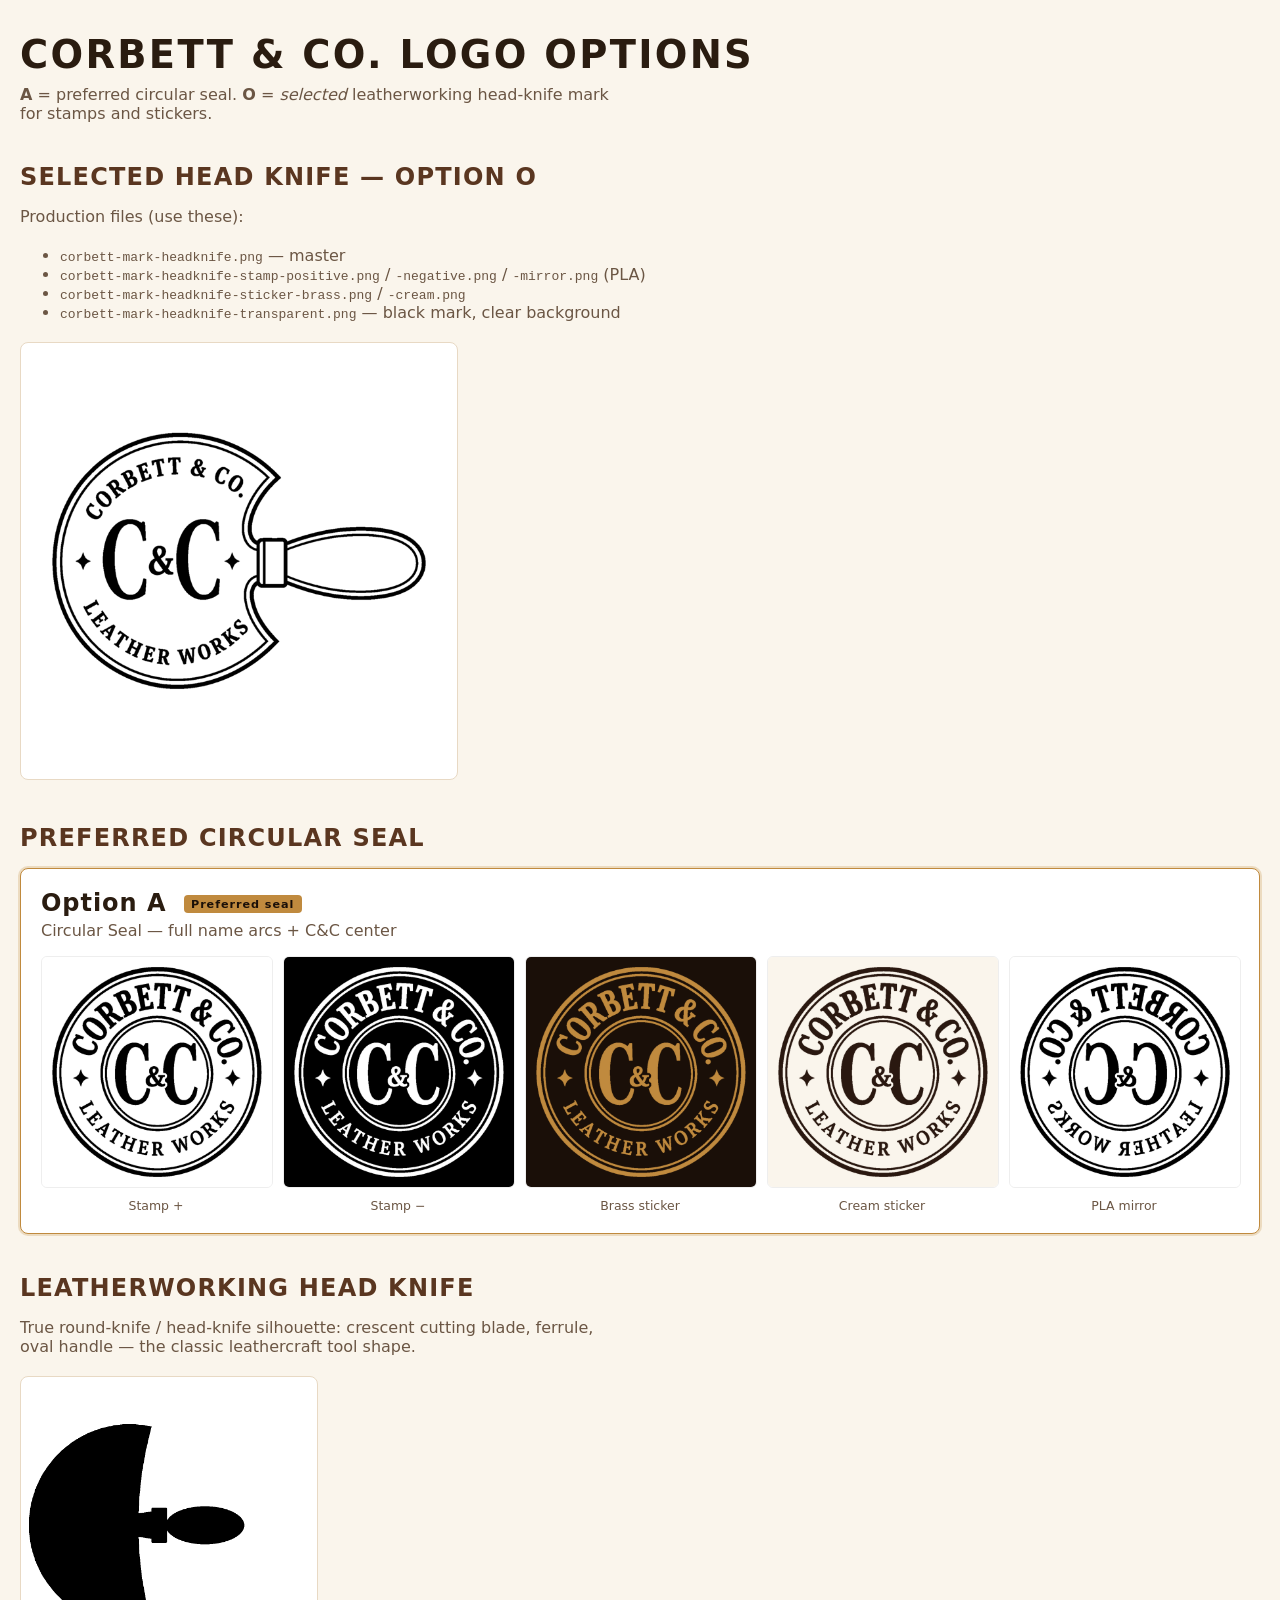
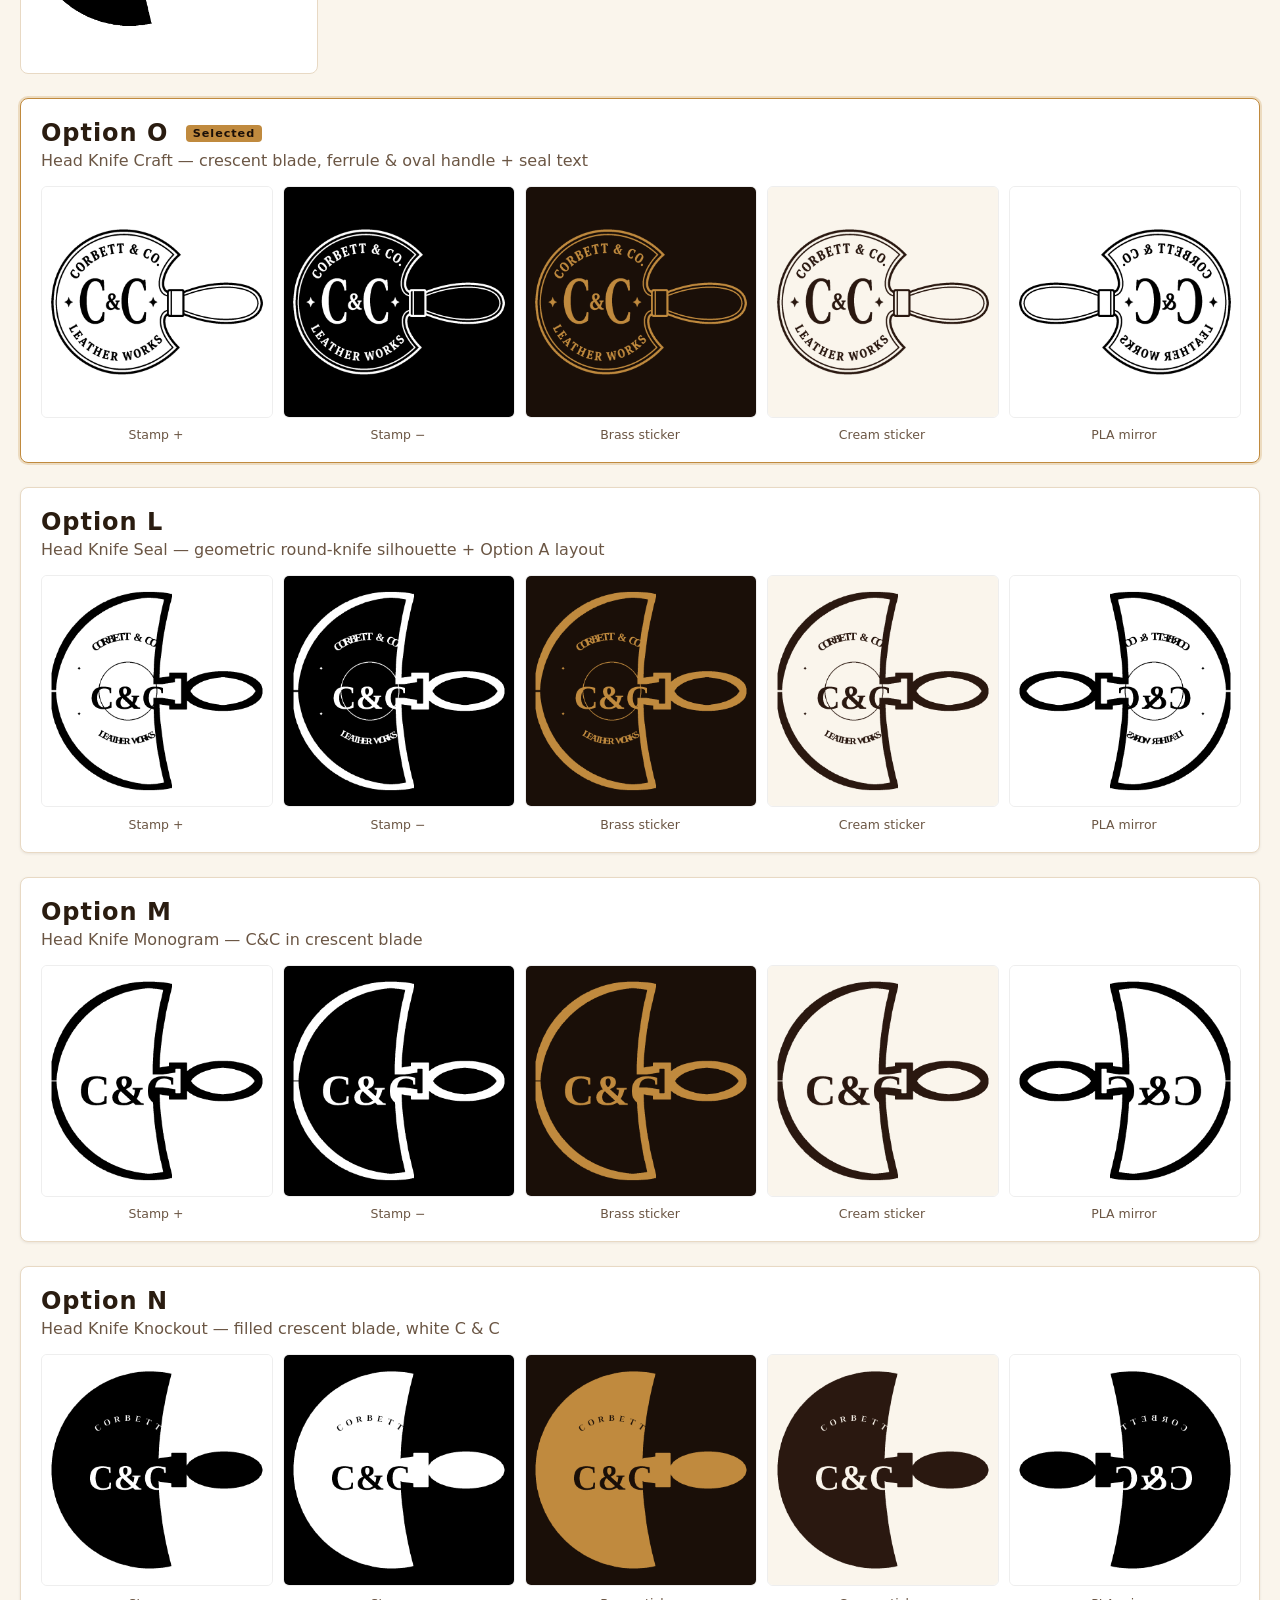
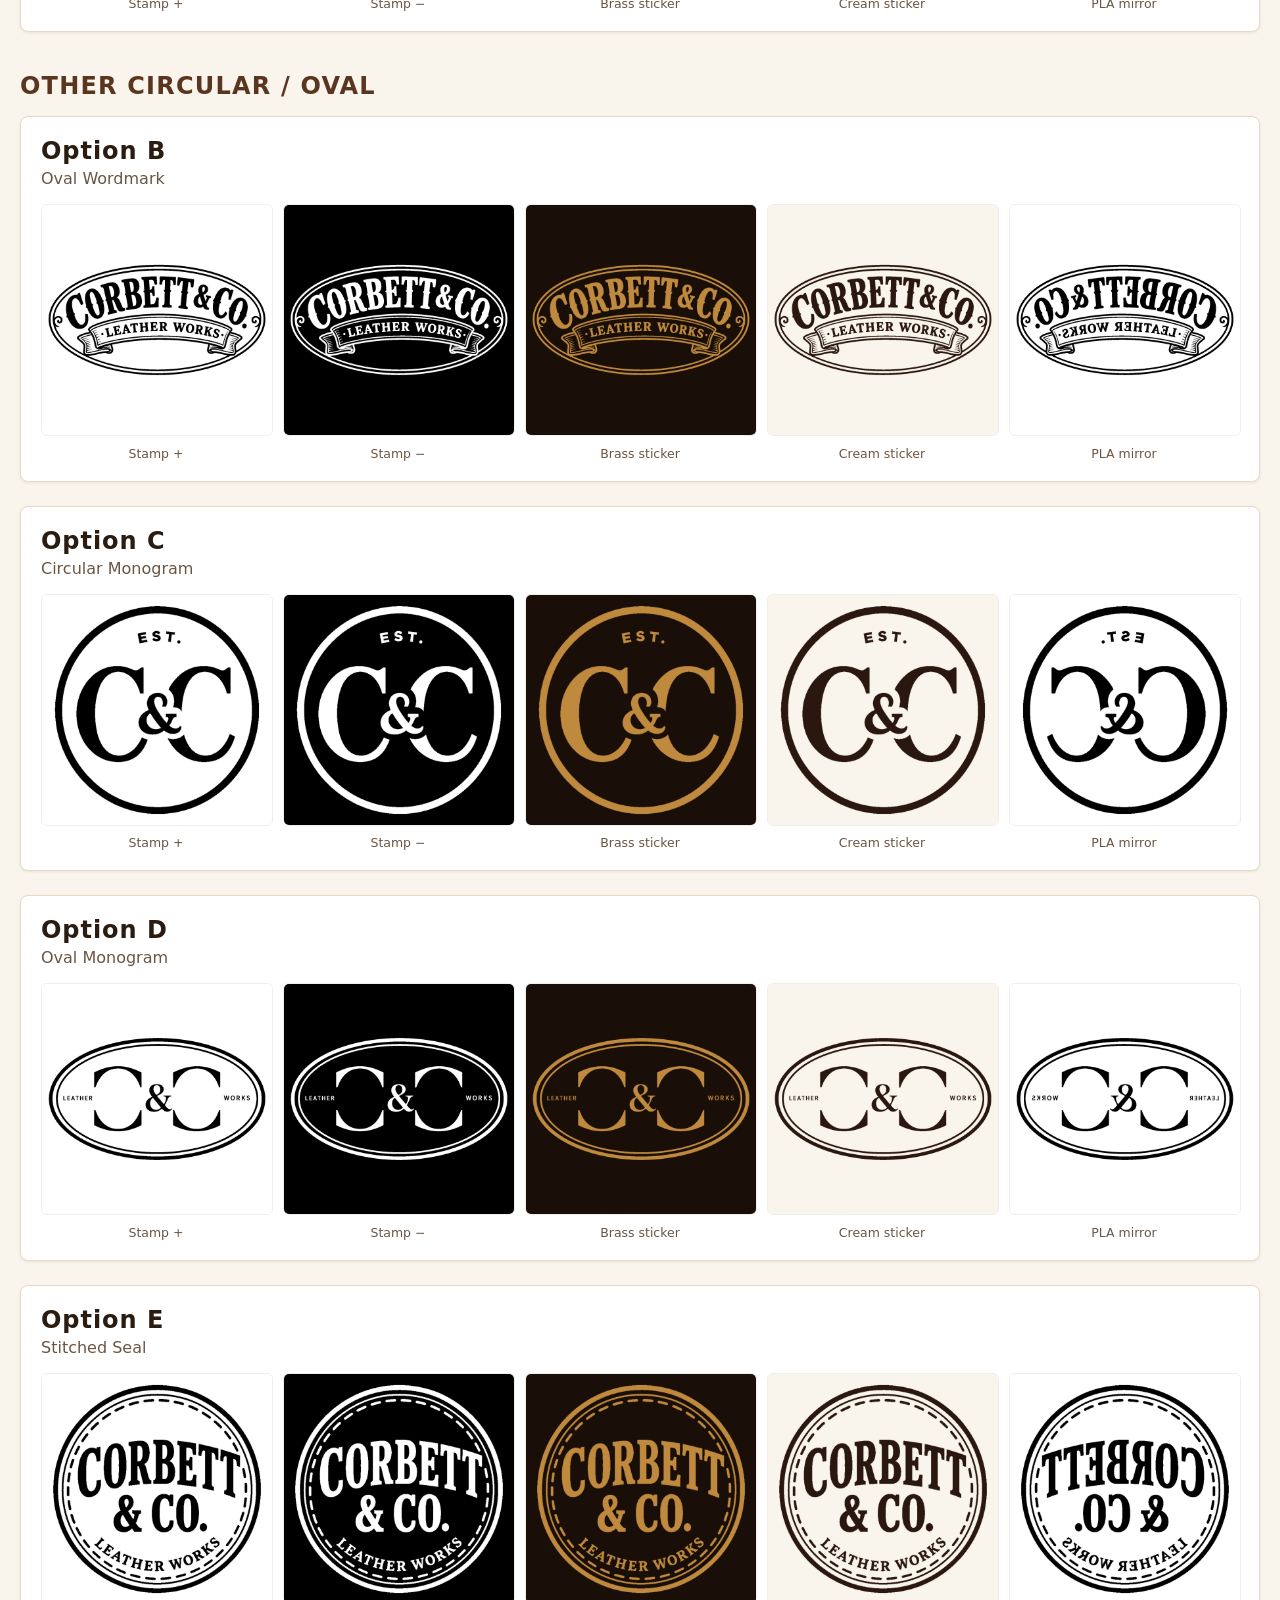
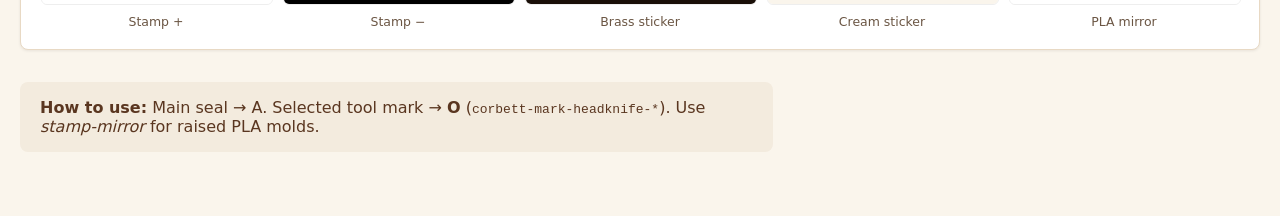
<file: assets/logos/index.html>
<!DOCTYPE html><html lang="en"><head><meta charset="utf-8"/><meta name="viewport" content="width=device-width, initial-scale=1"/>
<meta name="robots" content="noindex, follow"/>
<title>Corbett &amp; Co. — Logo Options</title>
<style>
:root{font-family:"Source Sans 3",system-ui,sans-serif;color:#2a1c10;background:#faf5ec}
body{margin:0;padding:2rem 1.25rem 4rem}
h1{font-family:Oswald,system-ui,sans-serif;letter-spacing:.06em;text-transform:uppercase;font-size:clamp(1.6rem,4vw,2.4rem);margin:0 0 .5rem}
h2.section{font-family:Oswald,system-ui,sans-serif;letter-spacing:.05em;text-transform:uppercase;margin:2.5rem 0 1rem;color:#5a3620}
.lead{color:#6b5644;max-width:60ch;margin:0 0 1.25rem}
.card{background:#fff;border:1px solid #e8d9c4;border-radius:8px;padding:1.25rem;margin-bottom:1.5rem;box-shadow:0 1px 3px rgba(26,15,8,.08)}
.card.preferred{border-color:#c08a3e;box-shadow:0 0 0 2px rgba(192,138,62,.25)}
.pref{display:inline-block;margin-left:.5rem;font-size:.7rem;vertical-align:middle;background:#c08a3e;color:#1a0f08;padding:.15rem .45rem;border-radius:4px}
.card h2{font-family:Oswald,system-ui,sans-serif;margin:0 0 .25rem;letter-spacing:.04em}
.card p{margin:0 0 1rem;color:#6b5644}
.row{display:grid;grid-template-columns:repeat(auto-fit,minmax(140px,1fr));gap:.75rem}
figure{margin:0;text-align:center}
img{width:100%;height:auto;background:#fff;border:1px solid #eee;border-radius:6px}
figcaption{font-size:.78rem;color:#6b5644;margin-top:.35rem}
.note{margin-top:2rem;padding:1rem 1.25rem;background:#f3ebde;border-radius:8px;color:#5a3620;max-width:70ch}
</style></head><body>
<h1>Corbett &amp; Co. Logo Options</h1>
<p class="lead"><strong>A</strong> = preferred circular seal. <strong>O</strong> = <em>selected</em> leatherworking head-knife mark for stamps and stickers.</p>
<h2 class="section">Selected head knife — Option O</h2>
<p class="lead">Production files (use these):</p>
<ul class="lead">
  <li><code>corbett-mark-headknife.png</code> — master</li>
  <li><code>corbett-mark-headknife-stamp-positive.png</code> / <code>-negative.png</code> / <code>-mirror.png</code> (PLA)</li>
  <li><code>corbett-mark-headknife-sticker-brass.png</code> / <code>-cream.png</code></li>
  <li><code>corbett-mark-headknife-transparent.png</code> — black mark, clear background</li>
</ul>
<p class="lead"><img src="corbett-mark-headknife-preview.png" alt="Selected Option O head knife mark" style="max-width:420px;background:#fff;border:1px solid #e8d9c4;border-radius:8px;padding:8px"/></p>
<h2 class="section">Preferred circular seal</h2><article class="card preferred"><h2>Option A <span class="pref">Preferred seal</span></h2><p>Circular Seal — full name arcs + C&C center</p>
    <div class="row">
    <figure><img src="option-a-stamp-positive.png" alt=""><figcaption>Stamp +</figcaption></figure>
    <figure><img src="option-a-stamp-negative.png" alt=""><figcaption>Stamp −</figcaption></figure>
    <figure><img src="option-a-sticker-brass.png" alt=""><figcaption>Brass sticker</figcaption></figure>
    <figure><img src="option-a-sticker-cream.png" alt=""><figcaption>Cream sticker</figcaption></figure>
    <figure><img src="option-a-stamp-mirror.png" alt=""><figcaption>PLA mirror</figcaption></figure>
    </div></article><h2 class="section">Leatherworking head knife</h2><p class="lead">True round-knife / head-knife silhouette: crescent cutting blade, ferrule, oval handle — the classic leathercraft tool shape.</p><p class="lead"><img src="headknife-silhouette-ref.png" alt="Head knife silhouette" style="max-width:280px;background:#fff;border:1px solid #e8d9c4;border-radius:8px;padding:8px"/></p><article class="card preferred"><h2>Option O <span class="pref">Selected</span></h2><p>Head Knife Craft — crescent blade, ferrule & oval handle + seal text</p>
    <div class="row">
    <figure><img src="option-o-stamp-positive.png" alt=""><figcaption>Stamp +</figcaption></figure>
    <figure><img src="option-o-stamp-negative.png" alt=""><figcaption>Stamp −</figcaption></figure>
    <figure><img src="option-o-sticker-brass.png" alt=""><figcaption>Brass sticker</figcaption></figure>
    <figure><img src="option-o-sticker-cream.png" alt=""><figcaption>Cream sticker</figcaption></figure>
    <figure><img src="option-o-stamp-mirror.png" alt=""><figcaption>PLA mirror</figcaption></figure>
    </div></article><article class="card"><h2>Option L</h2><p>Head Knife Seal — geometric round-knife silhouette + Option A layout</p>
    <div class="row">
    <figure><img src="option-l-stamp-positive.png" alt=""><figcaption>Stamp +</figcaption></figure>
    <figure><img src="option-l-stamp-negative.png" alt=""><figcaption>Stamp −</figcaption></figure>
    <figure><img src="option-l-sticker-brass.png" alt=""><figcaption>Brass sticker</figcaption></figure>
    <figure><img src="option-l-sticker-cream.png" alt=""><figcaption>Cream sticker</figcaption></figure>
    <figure><img src="option-l-stamp-mirror.png" alt=""><figcaption>PLA mirror</figcaption></figure>
    </div></article><article class="card"><h2>Option M</h2><p>Head Knife Monogram — C&C in crescent blade</p>
    <div class="row">
    <figure><img src="option-m-stamp-positive.png" alt=""><figcaption>Stamp +</figcaption></figure>
    <figure><img src="option-m-stamp-negative.png" alt=""><figcaption>Stamp −</figcaption></figure>
    <figure><img src="option-m-sticker-brass.png" alt=""><figcaption>Brass sticker</figcaption></figure>
    <figure><img src="option-m-sticker-cream.png" alt=""><figcaption>Cream sticker</figcaption></figure>
    <figure><img src="option-m-stamp-mirror.png" alt=""><figcaption>PLA mirror</figcaption></figure>
    </div></article><article class="card"><h2>Option N</h2><p>Head Knife Knockout — filled crescent blade, white C & C</p>
    <div class="row">
    <figure><img src="option-n-stamp-positive.png" alt=""><figcaption>Stamp +</figcaption></figure>
    <figure><img src="option-n-stamp-negative.png" alt=""><figcaption>Stamp −</figcaption></figure>
    <figure><img src="option-n-sticker-brass.png" alt=""><figcaption>Brass sticker</figcaption></figure>
    <figure><img src="option-n-sticker-cream.png" alt=""><figcaption>Cream sticker</figcaption></figure>
    <figure><img src="option-n-stamp-mirror.png" alt=""><figcaption>PLA mirror</figcaption></figure>
    </div></article><h2 class="section">Other circular / oval</h2><article class="card"><h2>Option B</h2><p>Oval Wordmark</p>
    <div class="row">
    <figure><img src="option-b-stamp-positive.png" alt=""><figcaption>Stamp +</figcaption></figure>
    <figure><img src="option-b-stamp-negative.png" alt=""><figcaption>Stamp −</figcaption></figure>
    <figure><img src="option-b-sticker-brass.png" alt=""><figcaption>Brass sticker</figcaption></figure>
    <figure><img src="option-b-sticker-cream.png" alt=""><figcaption>Cream sticker</figcaption></figure>
    <figure><img src="option-b-stamp-mirror.png" alt=""><figcaption>PLA mirror</figcaption></figure>
    </div></article><article class="card"><h2>Option C</h2><p>Circular Monogram</p>
    <div class="row">
    <figure><img src="option-c-stamp-positive.png" alt=""><figcaption>Stamp +</figcaption></figure>
    <figure><img src="option-c-stamp-negative.png" alt=""><figcaption>Stamp −</figcaption></figure>
    <figure><img src="option-c-sticker-brass.png" alt=""><figcaption>Brass sticker</figcaption></figure>
    <figure><img src="option-c-sticker-cream.png" alt=""><figcaption>Cream sticker</figcaption></figure>
    <figure><img src="option-c-stamp-mirror.png" alt=""><figcaption>PLA mirror</figcaption></figure>
    </div></article><article class="card"><h2>Option D</h2><p>Oval Monogram</p>
    <div class="row">
    <figure><img src="option-d-stamp-positive.png" alt=""><figcaption>Stamp +</figcaption></figure>
    <figure><img src="option-d-stamp-negative.png" alt=""><figcaption>Stamp −</figcaption></figure>
    <figure><img src="option-d-sticker-brass.png" alt=""><figcaption>Brass sticker</figcaption></figure>
    <figure><img src="option-d-sticker-cream.png" alt=""><figcaption>Cream sticker</figcaption></figure>
    <figure><img src="option-d-stamp-mirror.png" alt=""><figcaption>PLA mirror</figcaption></figure>
    </div></article><article class="card"><h2>Option E</h2><p>Stitched Seal</p>
    <div class="row">
    <figure><img src="option-e-stamp-positive.png" alt=""><figcaption>Stamp +</figcaption></figure>
    <figure><img src="option-e-stamp-negative.png" alt=""><figcaption>Stamp −</figcaption></figure>
    <figure><img src="option-e-sticker-brass.png" alt=""><figcaption>Brass sticker</figcaption></figure>
    <figure><img src="option-e-sticker-cream.png" alt=""><figcaption>Cream sticker</figcaption></figure>
    <figure><img src="option-e-stamp-mirror.png" alt=""><figcaption>PLA mirror</figcaption></figure>
    </div></article>
<div class="note"><strong>How to use:</strong> Main seal → A. Selected tool mark → <strong>O</strong> (<code>corbett-mark-headknife-*</code>). Use <em>stamp-mirror</em> for raised PLA molds.</div>
</body></html>
</file>
<file: assets/corbett-leather.css>
:root {
  --leather-950: #1a0f08;
  --leather-900: #2a1810;
  --leather-800: #3d2415;
  --leather-700: #5a3620;
  --leather-600: #7a4a2b;
  --tan-200: #e8d9c4;
  --tan-100: #f3ebde;
  --cream: #faf5ec;
  --brass: #c08a3e;
  --brass-hover: #a8762f;
  --brass-soft: rgba(192, 138, 62, 0.14);
  --brass-text: #7a5520;
  --text: #2a1c10;
  --text-muted: #6b5644;
  --text-on-dark: #f0e6d8;
  --text-on-dark-muted: #c4ad94;
  --container: 1120px;
  --radius: 8px;
  --shadow-sm: 0 1px 3px rgba(26, 15, 8, 0.12);
  --shadow-md: 0 10px 30px rgba(26, 15, 8, 0.18);
  --font-body: "Source Sans 3", system-ui, sans-serif;
  --font-heading: "Oswald", system-ui, sans-serif;
  --font-serif: "Cormorant Garamond", Georgia, serif;
}

* {
  box-sizing: border-box;
}

html {
  scroll-behavior: smooth;
}

body {
  margin: 0;
  font-family: var(--font-body);
  color: var(--text);
  background: var(--cream);
  line-height: 1.65;
  -webkit-font-smoothing: antialiased;
}

img {
  max-width: 100%;
  display: block;
}

a {
  color: inherit;
}

.skip-link {
  position: absolute;
  top: -100%;
  left: 1rem;
  z-index: 200;
  background: var(--brass);
  color: var(--leather-950);
  padding: 0.6rem 1rem;
  border-radius: var(--radius);
  font-weight: 700;
  text-decoration: none;
}

.skip-link:focus {
  top: 0.75rem;
}

/* ── Top announcement bar ── */
.announce-bar {
  background: var(--leather-950);
  color: var(--tan-200);
  text-align: center;
  font-size: 0.8rem;
  letter-spacing: 0.08em;
  text-transform: uppercase;
  padding: 0.5rem 1rem;
  font-weight: 600;
}

.announce-bar a {
  color: var(--brass);
  text-decoration: none;
  border-bottom: 1px solid rgba(192, 138, 62, 0.45);
}

.announce-bar a:hover {
  color: var(--tan-100);
}

/* ── Header ── */
.cl-header {
  position: sticky;
  top: 0;
  z-index: 100;
  background: rgba(42, 24, 16, 0.96);
  backdrop-filter: blur(10px);
  border-bottom: 1px solid rgba(192, 138, 62, 0.25);
  transition: padding 0.25s ease, box-shadow 0.25s ease;
}

.cl-header.is-scrolled {
  box-shadow: 0 4px 20px rgba(0, 0, 0, 0.35);
}

.cl-nav {
  max-width: var(--container);
  margin: 0 auto;
  padding: 1rem 1.5rem;
  display: flex;
  align-items: center;
  justify-content: space-between;
  gap: 1rem;
  transition: padding 0.25s ease;
}

.cl-header.is-scrolled .cl-nav {
  padding-top: 0.65rem;
  padding-bottom: 0.65rem;
}

.cl-brand {
  display: flex;
  align-items: center;
  gap: 0.65rem;
  text-decoration: none;
  line-height: 1.1;
}

.cl-brand-emblem {
  width: 44px;
  height: 44px;
  object-fit: contain;
  flex-shrink: 0;
  transition: width 0.25s ease, height 0.25s ease;
}

.cl-header.is-scrolled .cl-brand-emblem {
  width: 34px;
  height: 34px;
}

.cl-brand-text {
  display: flex;
  flex-direction: column;
}

.cl-brand-name {
  font-family: var(--font-heading);
  font-weight: 700;
  font-size: 1.15rem;
  letter-spacing: 0.04em;
  text-transform: uppercase;
  color: #fff;
  transition: font-size 0.25s ease;
}

.cl-header.is-scrolled .cl-brand-name {
  font-size: 1rem;
}

.cl-brand-sub {
  font-size: 0.62rem;
  letter-spacing: 0.22em;
  text-transform: uppercase;
  color: var(--brass);
  font-weight: 600;
  margin-top: 0.1rem;
}

.cl-nav-links {
  display: flex;
  align-items: center;
  gap: 1.75rem;
}

.cl-nav-links a {
  color: var(--text-on-dark-muted);
  text-decoration: none;
  font-size: 0.82rem;
  font-weight: 600;
  letter-spacing: 0.06em;
  text-transform: uppercase;
  transition: color 0.15s;
}

.cl-nav-links a:hover {
  color: var(--brass);
}

.cl-nav-cta {
  background: var(--brass);
  color: var(--leather-950) !important;
  padding: 0.55rem 1.15rem;
  border-radius: var(--radius);
  font-size: 0.8rem;
  font-weight: 700;
  letter-spacing: 0.06em;
  text-transform: uppercase;
  text-decoration: none;
  transition: background 0.15s;
}

.cl-nav-cta:hover {
  background: var(--brass-hover);
}

.cl-menu-btn {
  display: none;
  background: none;
  border: 1px solid rgba(192, 138, 62, 0.4);
  border-radius: 6px;
  color: var(--brass);
  font-size: 1.1rem;
  padding: 0.35rem 0.6rem;
  cursor: pointer;
}

.cl-mobile-menu {
  display: none;
  flex-direction: column;
  background: var(--leather-900);
  padding: 0.5rem 1.5rem 1rem;
  border-top: 1px solid rgba(192, 138, 62, 0.2);
}

.cl-mobile-menu.open {
  display: flex;
}

.cl-mobile-menu a {
  color: var(--text-on-dark-muted);
  text-decoration: none;
  padding: 0.65rem 0;
  font-size: 0.95rem;
  font-weight: 600;
  letter-spacing: 0.04em;
  text-transform: uppercase;
  border-bottom: 1px solid rgba(255, 255, 255, 0.06);
}

.cl-mobile-menu a:last-child {
  border-bottom: none;
}

@media (max-width: 860px) {
  .cl-nav-links {
    display: none;
  }
  .cl-menu-btn {
    display: block;
  }
  .cl-brand-sub {
    display: none;
  }
}

/* ── Hero ── */
.cl-hero {
  position: relative;
  min-height: clamp(520px, 85vh, 760px);
  display: flex;
  align-items: center;
  justify-content: center;
  color: var(--text-on-dark);
  padding: 5rem 1.5rem;
  text-align: center;
  overflow: hidden;
}

.cl-hero-bg {
  position: absolute;
  inset: 0;
  width: 100%;
  height: 100%;
  object-fit: cover;
  object-position: center 32%;
  z-index: 0;
}

.cl-hero-overlay {
  position: absolute;
  inset: 0;
  z-index: 1;
  background:
    linear-gradient(to bottom, rgba(26, 15, 8, 0.55) 0%, rgba(26, 15, 8, 0.78) 55%, rgba(26, 15, 8, 0.92) 100%),
    radial-gradient(ellipse 70% 60% at 50% 110%, rgba(192, 138, 62, 0.15), transparent);
  pointer-events: none;
}

.cl-hero-inner {
  position: relative;
  z-index: 2;
  max-width: 760px;
  margin: 0 auto;
}

.cl-hero-seal {
  width: 96px;
  height: 96px;
  margin: 0 auto 1.1rem;
  object-fit: contain;
  filter: drop-shadow(0 8px 24px rgba(0, 0, 0, 0.35));
  animation: brand-rise 0.9s ease both;
}

.cl-hero-brand {
  font-family: var(--font-heading);
  font-size: clamp(2.6rem, 7vw, 4.4rem);
  font-weight: 700;
  line-height: 0.98;
  text-transform: uppercase;
  letter-spacing: 0.04em;
  color: #fff;
  margin: 0 0 1.35rem;
  animation: brand-rise 1s 0.06s ease both;
}

.cl-hero-brand-sub {
  display: block;
  margin: 0.35rem 0 0;
  font-size: 0.82rem;
  font-weight: 700;
  letter-spacing: 0.28em;
  text-transform: uppercase;
  color: var(--brass);
  animation: brand-rise 1s 0.12s ease both;
}

.cl-hero-tagline {
  font-family: var(--font-serif);
  font-size: clamp(1.25rem, 2.6vw, 1.65rem);
  font-weight: 500;
  font-style: italic;
  line-height: 1.35;
  color: var(--text-on-dark);
  margin: 0 0 0.85rem;
  animation: brand-rise 1s 0.18s ease both;
}

.cl-hero-kicker {
  display: inline-block;
  font-size: 0.78rem;
  font-weight: 700;
  letter-spacing: 0.2em;
  text-transform: uppercase;
  color: var(--brass);
  border: 1px solid rgba(192, 138, 62, 0.45);
  border-radius: 999px;
  padding: 0.35rem 1rem;
  margin-bottom: 1.5rem;
}

.cl-hero h1 span {
  color: var(--brass);
}

.cl-hero-inner > p:not(.cl-hero-brand-sub):not(.cl-hero-tagline) {
  font-size: 1.08rem;
  color: var(--text-on-dark-muted);
  max-width: 42ch;
  margin: 0 auto 2rem;
  animation: brand-rise 1s 0.24s ease both;
}

.cl-hero-actions {
  display: flex;
  gap: 1rem;
  justify-content: center;
  flex-wrap: wrap;
  animation: brand-rise 1s 0.3s ease both;
}

@keyframes brand-rise {
  from {
    opacity: 0;
    transform: translateY(14px);
  }
  to {
    opacity: 1;
    transform: translateY(0);
  }
}

.btn {
  display: inline-block;
  font-family: var(--font-heading);
  font-weight: 600;
  letter-spacing: 0.08em;
  text-transform: uppercase;
  font-size: 0.9rem;
  padding: 0.85rem 1.85rem;
  border-radius: var(--radius);
  text-decoration: none;
  cursor: pointer;
  transition: background 0.18s, color 0.18s, transform 0.18s;
}

.btn-primary {
  background: var(--brass);
  color: var(--leather-950);
  border: 1px solid var(--brass);
}

.btn-primary:hover {
  background: var(--brass-hover);
  border-color: var(--brass-hover);
  transform: translateY(-2px);
}

.btn-ghost {
  background: transparent;
  color: var(--text-on-dark);
  border: 1px solid rgba(240, 230, 216, 0.4);
}

.btn-ghost:hover {
  border-color: var(--brass);
  color: var(--brass);
}

/* ── Trust strip ── */
.cl-trust {
  background: var(--leather-900);
  color: var(--tan-200);
  padding: 1.4rem 1.5rem;
}

.cl-trust-inner {
  max-width: var(--container);
  margin: 0 auto;
  display: flex;
  flex-wrap: wrap;
  justify-content: space-around;
  gap: 1rem 2rem;
  text-align: center;
}

.cl-trust-item {
  font-size: 0.82rem;
  font-weight: 600;
  letter-spacing: 0.08em;
  text-transform: uppercase;
  display: flex;
  align-items: center;
  gap: 0.55rem;
  transition: color 0.2s;
}

.cl-trust-item:hover {
  color: #fff;
}

.cl-trust-item svg {
  width: 1.25rem;
  height: 1.25rem;
  color: var(--brass);
  flex-shrink: 0;
}

/* ── Section dividers ── */
.section-divider {
  height: 1px;
  max-width: var(--container);
  margin: 0 auto;
  background: linear-gradient(
    90deg,
    transparent,
    rgba(192, 138, 62, 0.45) 20%,
    rgba(192, 138, 62, 0.45) 80%,
    transparent
  );
}

/* ── Sections ── */
.section {
  padding: 5rem 1.5rem;
}

.section-alt {
  background: var(--tan-100);
}

.section-dark {
  background: var(--leather-900);
  color: var(--text-on-dark);
}

.section-textured {
  position: relative;
  overflow: hidden;
}

.section-textured::before {
  content: "";
  position: absolute;
  inset: 0;
  background:
    url("corbett-leather-bg-detail.jpg") center / cover no-repeat,
    var(--leather-900);
  opacity: 0.18;
  pointer-events: none;
}

.section-textured > .container {
  position: relative;
  z-index: 1;
}

.container {
  max-width: var(--container);
  margin: 0 auto;
}

.section-head {
  text-align: center;
  max-width: 620px;
  margin: 0 auto 3rem;
}

.section-eyebrow {
  font-size: 0.78rem;
  font-weight: 700;
  letter-spacing: 0.18em;
  text-transform: uppercase;
  color: var(--brass-text);
  margin: 0 0 0.65rem;
}

.section-dark .section-eyebrow {
  color: var(--brass);
}

.section-title {
  font-family: var(--font-heading);
  font-size: clamp(1.7rem, 4vw, 2.5rem);
  font-weight: 700;
  text-transform: uppercase;
  letter-spacing: 0.01em;
  margin: 0 0 0.85rem;
  line-height: 1.1;
}

.section-dark .section-title {
  color: #fff;
}

.section-subtitle {
  color: var(--text-muted);
  font-size: 1.05rem;
  margin: 0;
}

.section-dark .section-subtitle {
  color: var(--text-on-dark-muted);
}

.prose-serif {
  font-family: var(--font-serif);
  font-size: 1.15rem;
  line-height: 1.7;
  font-weight: 500;
}

/* ── Collections grid ── */
.collection-grid {
  display: grid;
  grid-template-columns: repeat(auto-fit, minmax(250px, 1fr));
  gap: 1.5rem;
}

.collection-card {
  position: relative;
  display: flex;
  align-items: flex-end;
  min-height: 320px;
  border-radius: var(--radius);
  overflow: hidden;
  text-decoration: none;
  color: #fff;
  box-shadow: var(--shadow-sm);
  transition: transform 0.25s, box-shadow 0.25s;
}

.collection-card:hover {
  transform: translateY(-4px);
  box-shadow: var(--shadow-md);
}

.collection-art {
  position: absolute;
  inset: 0;
  z-index: 0;
  overflow: hidden;
}

.collection-card::after {
  content: "";
  position: absolute;
  inset: 0;
  z-index: 1;
  background: linear-gradient(to top, rgba(26, 15, 8, 0.9) 0%, rgba(26, 15, 8, 0.2) 55%, rgba(26, 15, 8, 0.1) 100%);
  transition: opacity 0.25s;
}

.collection-card:hover::after {
  opacity: 0.92;
}

.collection-body {
  position: relative;
  z-index: 2;
  padding: 1.5rem;
  width: 100%;
}

.collection-body h3 {
  font-family: var(--font-heading);
  font-size: 1.4rem;
  font-weight: 600;
  text-transform: uppercase;
  letter-spacing: 0.02em;
  margin: 0 0 0.35rem;
}

.collection-body p {
  font-size: 0.9rem;
  color: var(--tan-200);
  margin: 0 0 0.75rem;
}

.collection-cta {
  font-family: var(--font-heading);
  font-size: 0.82rem;
  font-weight: 600;
  letter-spacing: 0.1em;
  text-transform: uppercase;
  color: var(--brass);
}

.collection-grid--three {
  grid-template-columns: repeat(3, 1fr);
}

.collection-grid--four {
  grid-template-columns: repeat(4, 1fr);
}

@media (max-width: 1100px) {
  .collection-grid--four {
    grid-template-columns: repeat(2, 1fr);
  }
}

@media (max-width: 900px) {
  .collection-grid--three,
  .collection-grid--four {
    grid-template-columns: 1fr;
  }
}

.art-belts {
  background:
    radial-gradient(circle at 30% 25%, rgba(192, 138, 62, 0.3), transparent 60%),
    linear-gradient(150deg, #5a3620, #1a0f08);
}

.art-wallets,
.art-bags,
.art-stamps {
  background: var(--leather-900);
}

.art-bags img {
  object-position: center 40%;
}

.art-stamps img {
  object-position: center 45%;
}

.stamp-feature-art img {
  object-fit: cover;
  object-position: center 40%;
}

.collection-art img {
  position: absolute;
  inset: 0;
  width: 100%;
  height: 100%;
  object-fit: cover;
  object-position: center center;
  z-index: 0;
  transition: transform 0.4s ease;
}

.collection-card:hover .collection-art img {
  transform: scale(1.05);
}

/* ── Feature section ── */
.feature {
  display: grid;
  grid-template-columns: 1fr 1fr;
  gap: 3rem;
  align-items: center;
}

.feature-art {
  min-height: 360px;
  border-radius: var(--radius);
  background:
    radial-gradient(circle at 35% 30%, rgba(192, 138, 62, 0.35), transparent 55%),
    repeating-linear-gradient(45deg, rgba(0, 0, 0, 0.12) 0px, rgba(0, 0, 0, 0.12) 1px, transparent 1px, transparent 14px),
    linear-gradient(150deg, #5a3620, #1a0f08);
  display: flex;
  align-items: center;
  justify-content: center;
  box-shadow: var(--shadow-md);
}

.feature-art--product {
  padding: 0;
  overflow: hidden;
}

.feature-art--product img {
  width: 100%;
  height: 100%;
  min-height: 360px;
  object-fit: cover;
  display: block;
}

.feature-art--photo {
  padding: 0;
  overflow: hidden;
  background: #1a0f08;
}

.feature-art--photo img {
  width: 100%;
  height: 100%;
  min-height: 360px;
  object-fit: cover;
  display: block;
}

.feature-text .section-eyebrow {
  margin-bottom: 0.5rem;
  text-align: left;
}

.craft-tool-mark {
  width: min(160px, 45%);
  height: auto;
  margin: 0.35rem 0 1rem;
  opacity: 0.92;
}

.brand-stamp-samples {
  display: flex;
  flex-wrap: wrap;
  gap: 1rem;
  margin: 1.25rem 0 1.5rem;
}

.brand-stamp-samples figure {
  margin: 0;
  width: 120px;
  text-align: center;
}

.brand-stamp-samples img {
  width: 100%;
  height: auto;
  background: #fff;
  border: 1px solid rgba(90, 54, 32, 0.14);
  border-radius: var(--radius);
  padding: 0.4rem;
  box-shadow: var(--shadow-sm);
}

.brand-stamp-samples figcaption {
  margin-top: 0.4rem;
  font-size: 0.78rem;
  letter-spacing: 0.06em;
  text-transform: uppercase;
  color: var(--text-muted);
  font-weight: 600;
}

.bags-custom-note {
  margin-top: 2.5rem;
  text-align: center;
  max-width: 40rem;
  margin-left: auto;
  margin-right: auto;
}

.bags-custom-note .prose-serif {
  margin: 0 0 1.25rem;
  color: var(--text-muted);
}

.bags-custom-note .btn {
  display: inline-flex;
}

.stamp-stl-downloads {
  margin: 0 0 1.5rem;
  padding: 0.9rem 1rem;
  background: rgba(90, 54, 32, 0.06);
  border: 1px solid rgba(90, 54, 32, 0.12);
  border-radius: var(--radius);
}

.stamp-stl-label {
  margin: 0 0 0.45rem !important;
  font-family: var(--font-heading);
  font-size: 0.78rem;
  letter-spacing: 0.1em;
  text-transform: uppercase;
  color: var(--brass-text) !important;
  font-weight: 700;
}

.stamp-stl-sizes {
  margin: 0.2rem 0 0 !important;
  font-size: 0.92rem !important;
  line-height: 1.55 !important;
  color: var(--text-muted) !important;
  max-width: 44ch;
}

.feature-text h2 {
  font-family: var(--font-heading);
  font-size: clamp(1.6rem, 3.5vw, 2.3rem);
  font-weight: 700;
  text-transform: uppercase;
  line-height: 1.1;
  margin: 0 0 1.1rem;
}

.feature-text p {
  color: var(--text-muted);
  margin: 0 0 1.1rem;
  font-size: 1.02rem;
}

.feature-text .prose-serif {
  color: var(--text);
}

.feature-list {
  list-style: none;
  padding: 0;
  margin: 0 0 1.75rem;
}

.feature-list li {
  padding-left: 1.75rem;
  position: relative;
  margin-bottom: 0.6rem;
  color: var(--text);
  font-weight: 500;
}

.feature-list li::before {
  content: "";
  position: absolute;
  left: 0;
  top: 0.55rem;
  width: 0.7rem;
  height: 0.7rem;
  background: var(--brass);
  border-radius: 2px;
  transform: rotate(45deg);
}

@media (max-width: 800px) {
  .feature {
    grid-template-columns: 1fr;
  }
  .feature-art {
    min-height: 260px;
  }
}

/* ── Wallet workshop feature ── */
.wallet-workshop-art img {
  object-fit: cover;
  object-position: center 30%;
}

.feature--reverse {
  margin-top: 4rem;
}

@media (min-width: 801px) {
  .feature--reverse {
    direction: rtl;
  }
  .feature--reverse > * {
    direction: ltr;
  }
}

.wallet-sentinel,
.wallet-blueline {
  margin-top: 4rem;
  padding-top: 2rem;
  border-top: 1px solid rgba(192, 138, 62, 0.25);
}

.belt-feature-art img {
  object-fit: cover;
  object-position: center center;
}

.art-wallets img,
.art-belts img {
  object-position: center 35%;
}

.wallet-gallery {
  display: grid;
  grid-template-columns: repeat(3, 1fr);
  gap: 1rem;
  margin-top: 3rem;
}

.belt-gallery {
  margin-top: 2.5rem;
}

.wallet-gallery-item {
  margin: 0;
  border-radius: var(--radius);
  overflow: hidden;
  background: var(--leather-900);
  box-shadow: var(--shadow-sm);
}

.wallet-gallery-item img {
  width: 100%;
  height: 280px;
  object-fit: cover;
  object-position: center 30%;
  display: block;
  transition: transform 0.35s ease;
}

.wallet-gallery-item:hover img {
  transform: scale(1.04);
}

.wallet-gallery-item figcaption {
  font-family: var(--font-heading);
  font-size: 0.78rem;
  font-weight: 600;
  letter-spacing: 0.1em;
  text-transform: uppercase;
  color: var(--brass-text);
  padding: 0.75rem 0.9rem 0.95rem;
  background: #fff;
}

@media (max-width: 900px) {
  .wallet-gallery {
    grid-template-columns: repeat(2, 1fr);
  }
}

@media (max-width: 520px) {
  .wallet-gallery {
    grid-template-columns: 1fr;
  }
  .wallet-gallery-item img {
    height: 320px;
  }
}

@media (prefers-reduced-motion: reduce) {
  .wallet-gallery-item img {
    transition: none;
  }
}

/* ── Work gallery (examples, not SKUs) ── */
#work,
.work-filter {
  scroll-margin-top: 5.75rem;
}

.work-intro {
  text-align: center;
  max-width: 40rem;
  margin: -1rem auto 2.25rem;
}

.work-intro p {
  margin: 0;
  color: var(--text-muted);
  font-size: 1.05rem;
}

.work-filters {
  display: flex;
  flex-wrap: wrap;
  justify-content: center;
  gap: 0.5rem;
  margin: 0 0 2rem;
}

.work-filter {
  font-family: var(--font-heading);
  letter-spacing: 0.1em;
  text-transform: uppercase;
  font-size: 0.76rem;
  font-weight: 600;
  background: transparent;
  border: 1px solid rgba(90, 54, 32, 0.22);
  color: var(--text-muted);
  padding: 0.55rem 1.05rem;
  border-radius: 999px;
  cursor: pointer;
  transition: background 0.15s, color 0.15s, border-color 0.15s;
}

.work-filter:hover,
.work-filter:focus-visible {
  border-color: var(--brass);
  color: var(--brass-text);
}

.work-filter:focus-visible,
.work-thumb:focus-visible {
  outline: 2px solid var(--brass);
  outline-offset: 2px;
}

.work-filter.is-active {
  background: var(--leather-900);
  color: var(--tan-100);
  border-color: var(--leather-900);
}

.work-gallery {
  display: grid;
  grid-template-columns: repeat(3, 1fr);
  gap: 1.15rem;
}

.work-item {
  margin: 0;
  border-radius: var(--radius);
  overflow: hidden;
  background: #fff;
  box-shadow: var(--shadow-sm);
  display: flex;
  flex-direction: column;
}

.work-item[hidden] {
  display: none;
}

.work-thumb {
  display: block;
  width: 100%;
  padding: 0;
  border: 0;
  background: var(--leather-900);
  cursor: zoom-in;
  overflow: hidden;
}

.work-thumb img {
  width: 100%;
  aspect-ratio: 4 / 5;
  height: auto;
  object-fit: cover;
  object-position: center 30%;
  display: block;
  transition: transform 0.35s ease;
}

.work-item:hover .work-thumb img {
  transform: scale(1.04);
}

.work-thumb--center img {
  object-position: center center;
}

.work-item figcaption {
  padding: 0.9rem 1rem 1.05rem;
  display: flex;
  flex-direction: column;
  gap: 0.2rem;
  flex: 1;
}

.work-tag {
  font-family: var(--font-heading);
  font-size: 0.68rem;
  font-weight: 600;
  letter-spacing: 0.14em;
  text-transform: uppercase;
  color: var(--brass-text);
}

.work-item strong {
  font-family: var(--font-heading);
  font-size: 0.98rem;
  font-weight: 600;
  letter-spacing: 0.02em;
  text-transform: uppercase;
  color: var(--text);
}

.work-meta {
  font-size: 0.88rem;
  color: var(--text-muted);
  line-height: 1.45;
}

.work-gallery-foot {
  text-align: center;
  max-width: 38rem;
  margin: 2.5rem auto 0;
}

.work-gallery-foot .prose-serif {
  margin: 0 0 1.25rem;
  color: var(--text-muted);
}

.work-gallery-foot .btn {
  display: inline-flex;
}

@media (max-width: 900px) {
  .work-gallery {
    grid-template-columns: repeat(2, 1fr);
  }
}

@media (max-width: 520px) {
  .work-gallery {
    grid-template-columns: 1fr;
  }
}

@media (prefers-reduced-motion: reduce) {
  .work-thumb img {
    transition: none;
  }
}

/* ── Lightbox ── */
.work-lightbox {
  border: 0;
  padding: 0;
  background: transparent;
  max-width: min(92vw, 920px);
  width: 100%;
}

.work-lightbox::backdrop {
  background: rgba(26, 15, 8, 0.88);
}

.work-lightbox-inner {
  background: var(--leather-950);
  border-radius: var(--radius);
  overflow: hidden;
  box-shadow: var(--shadow-md);
}

.work-lightbox img {
  width: 100%;
  max-height: 78vh;
  object-fit: contain;
  background: #1a0f08;
}

.work-lightbox-bar {
  display: flex;
  align-items: flex-start;
  justify-content: space-between;
  gap: 1rem;
  padding: 0.9rem 1rem 1.05rem;
  color: var(--tan-100);
}

.work-lightbox-bar p {
  margin: 0;
  font-family: var(--font-serif);
  font-size: 1.05rem;
}

.work-lightbox-close {
  flex-shrink: 0;
  font-family: var(--font-heading);
  font-size: 0.72rem;
  letter-spacing: 0.12em;
  text-transform: uppercase;
  background: transparent;
  color: var(--brass);
  border: 1px solid rgba(192, 138, 62, 0.4);
  border-radius: 999px;
  padding: 0.4rem 0.8rem;
  cursor: pointer;
}

.work-lightbox-close:hover {
  border-color: var(--brass);
  color: var(--tan-100);
}

/* ── Process strip ── */
.process-strip {
  position: relative;
  overflow: hidden;
  background: var(--leather-950);
  color: var(--text-on-dark);
  padding: 3rem 1.5rem;
  border-top: 1px solid rgba(192, 138, 62, 0.2);
  border-bottom: 1px solid rgba(192, 138, 62, 0.2);
}

.process-strip-bg {
  position: absolute;
  inset: 0;
  z-index: 0;
  background:
    linear-gradient(rgba(26, 15, 8, 0.84), rgba(26, 15, 8, 0.92)),
    url("corbett-leather-wallet-workshop.webp") center / cover no-repeat;
}

.process-strip-wrap {
  position: relative;
  z-index: 1;
  max-width: var(--container);
  margin: 0 auto;
}

.process-strip-title {
  margin: 0 0 1.75rem;
  font-family: var(--font-heading);
  font-size: clamp(1.35rem, 3vw, 1.85rem);
  font-weight: 600;
  letter-spacing: 0.06em;
  text-transform: uppercase;
  text-align: center;
  color: var(--text-on-dark);
}

.process-strip-inner {
  position: relative;
  z-index: 1;
  display: flex;
  align-items: flex-start;
  justify-content: center;
  gap: 0.75rem;
  flex-wrap: wrap;
}

.process-step {
  flex: 1 1 160px;
  max-width: 220px;
  text-align: center;
  padding: 0 0.5rem;
}

.process-num {
  display: inline-flex;
  align-items: center;
  justify-content: center;
  width: 2.2rem;
  height: 2.2rem;
  border-radius: 50%;
  border: 1px solid rgba(192, 138, 62, 0.5);
  color: var(--brass);
  font-family: var(--font-heading);
  font-weight: 700;
  font-size: 0.95rem;
  margin-bottom: 0.65rem;
}

.process-step h3 {
  font-family: var(--font-heading);
  font-size: 1rem;
  font-weight: 600;
  text-transform: uppercase;
  letter-spacing: 0.06em;
  color: #fff;
  margin: 0 0 0.4rem;
}

.process-step p {
  font-size: 0.88rem;
  color: var(--text-on-dark-muted);
  margin: 0;
  line-height: 1.5;
}

.process-arrow {
  color: var(--brass);
  font-size: 1.25rem;
  padding-top: 0.5rem;
  opacity: 0.6;
}

@media (max-width: 700px) {
  .process-arrow {
    display: none;
  }
  .process-step {
    max-width: none;
    flex: 1 1 100%;
    display: grid;
    grid-template-columns: auto 1fr;
    gap: 0 1rem;
    text-align: left;
    padding: 0.75rem 0;
    border-bottom: 1px solid rgba(255, 255, 255, 0.06);
  }
  .process-step:last-child {
    border-bottom: none;
  }
  .process-num {
    grid-row: span 2;
    margin-bottom: 0;
  }
}

/* ── Values ── */
.values-grid {
  display: grid;
  grid-template-columns: repeat(auto-fit, minmax(240px, 1fr));
  gap: 1.5rem;
}

.value-card {
  background: rgba(255, 255, 255, 0.04);
  border: 1px solid rgba(192, 138, 62, 0.25);
  border-radius: var(--radius);
  padding: 2rem 1.6rem;
  text-align: center;
  transition: border-color 0.2s, background 0.2s;
}

.value-card:hover {
  border-color: rgba(192, 138, 62, 0.5);
  background: rgba(255, 255, 255, 0.06);
}

.value-card svg {
  width: 2.6rem;
  height: 2.6rem;
  color: var(--brass);
  margin: 0 auto 1rem;
}

.value-card h3 {
  font-family: var(--font-heading);
  font-size: 1.15rem;
  font-weight: 600;
  text-transform: uppercase;
  letter-spacing: 0.04em;
  color: #fff;
  margin: 0 0 0.6rem;
}

.value-card p {
  color: var(--text-on-dark-muted);
  font-size: 0.92rem;
  margin: 0;
}

/* ── Testimonials ── */
.testimonial-grid {
  display: grid;
  grid-template-columns: repeat(auto-fit, minmax(280px, 1fr));
  gap: 1.5rem;
}

.testimonial-card {
  margin: 0;
  background: #fff;
  border: 1px solid var(--tan-200);
  border-radius: var(--radius);
  padding: 2rem 1.75rem;
  box-shadow: var(--shadow-sm);
}

.testimonial-card p {
  margin: 0 0 1rem;
  color: var(--text);
  font-style: italic;
}

.testimonial-card footer {
  font-size: 0.85rem;
  font-weight: 600;
  letter-spacing: 0.04em;
  text-transform: uppercase;
  color: var(--brass-text);
}

/* ── CTA banner ── */
.cta-banner {
  position: relative;
  color: var(--text-on-dark);
  text-align: center;
  padding: 5rem 1.5rem;
  overflow: hidden;
}

.cta-banner-bg {
  position: absolute;
  inset: 0;
  background:
    linear-gradient(rgba(26, 15, 8, 0.82), rgba(26, 15, 8, 0.9)),
    url("corbett-leather-wallet-workshop-tools.webp") center 35% / cover no-repeat;
  z-index: 0;
}

.cta-banner-inner {
  position: relative;
  z-index: 1;
  max-width: 640px;
  margin: 0 auto;
}

.cta-banner h2 {
  font-family: var(--font-heading);
  font-size: clamp(1.8rem, 4vw, 2.6rem);
  font-weight: 700;
  text-transform: uppercase;
  color: #fff;
  margin: 0 0 1rem;
}

.cta-banner p {
  color: var(--text-on-dark-muted);
  max-width: 50ch;
  margin: 0 auto 2rem;
  font-size: 1.08rem;
}

/* ── Footer ── */
.cl-footer {
  background: var(--leather-950);
  color: var(--text-on-dark-muted);
  padding: 3.5rem 1.5rem 2rem;
}

.cl-footer-grid {
  max-width: var(--container);
  margin: 0 auto;
  display: grid;
  grid-template-columns: 1.6fr 1fr 1fr;
  gap: 2.5rem;
}

.cl-footer-emblem {
  width: 64px;
  height: 64px;
  object-fit: contain;
  margin-bottom: 0.75rem;
  opacity: 0.95;
}

.cl-footer-brand-links {
  margin: 0.85rem 0 0;
}

.cl-footer-brand-links a {
  color: var(--brass);
  text-decoration: none;
  font-size: 0.85rem;
  font-weight: 600;
  letter-spacing: 0.04em;
}

.cl-footer-brand-links a:hover {
  color: var(--tan-100);
}

.cl-footer-brand .cl-brand-name {
  font-size: 1.4rem;
  display: block;
  margin-bottom: 0.25rem;
}

.cl-footer-brand p {
  margin: 0.75rem 0 0;
  max-width: 38ch;
  font-size: 0.92rem;
}

.cl-footer-col h3 {
  font-family: var(--font-heading);
  font-size: 0.85rem;
  font-weight: 600;
  letter-spacing: 0.12em;
  text-transform: uppercase;
  color: var(--brass);
  margin: 0 0 1rem;
}

.cl-footer-col a {
  display: block;
  color: var(--text-on-dark-muted);
  text-decoration: none;
  font-size: 0.9rem;
  padding: 0.3rem 0;
  transition: color 0.15s;
}

.cl-footer-col a:hover {
  color: #fff;
}

.cl-footer-bottom {
  max-width: var(--container);
  margin: 2.5rem auto 0;
  padding-top: 1.5rem;
  border-top: 1px solid rgba(255, 255, 255, 0.08);
  display: flex;
  flex-wrap: wrap;
  justify-content: space-between;
  gap: 0.75rem;
  font-size: 0.82rem;
}

@media (max-width: 700px) {
  .cl-footer-grid {
    grid-template-columns: 1fr;
    gap: 1.75rem;
  }
}

@media (prefers-reduced-motion: reduce) {
  .collection-card,
  .collection-art img,
  .btn,
  .cl-header,
  .cl-nav,
  .cl-brand-emblem,
  .cl-brand-name,
  .cl-hero-seal,
  .cl-hero-brand,
  .cl-hero-brand-sub,
  .cl-hero-tagline,
  .cl-hero-inner > p,
  .cl-hero-actions {
    transition: none;
    animation: none;
  }
}

/* ── Inquiry form ── */
.inquiry-layout {
  display: grid;
  grid-template-columns: 1fr 1.1fr;
  gap: 3rem;
  align-items: start;
}

.inquiry-intro .section-eyebrow,
.inquiry-intro .section-title {
  text-align: left;
}

.inquiry-intro p {
  color: var(--text-muted);
  margin: 0 0 1.25rem;
  font-size: 1.02rem;
}

.inquiry-steps {
  list-style: none;
  padding: 0;
  margin: 0 0 1.5rem;
}

.inquiry-steps li {
  padding: 0.55rem 0;
  border-bottom: 1px solid var(--tan-200);
  color: var(--text);
  font-size: 0.95rem;
}

.inquiry-steps li:last-child {
  border-bottom: none;
}

.inquiry-steps strong {
  color: var(--brass-text);
  margin-right: 0.35rem;
}

.inquiry-email {
  font-size: 0.95rem;
}

.inquiry-email a {
  color: var(--brass-text);
  font-weight: 600;
  text-decoration: none;
}

.inquiry-email a:hover {
  text-decoration: underline;
}

.inquiry-form {
  background: #fff;
  border: 1px solid var(--tan-200);
  border-radius: var(--radius);
  padding: 2rem;
  box-shadow: var(--shadow-sm);
  position: relative;
}

.inquiry-form::before {
  content: "";
  position: absolute;
  inset: 0;
  border-radius: var(--radius);
  padding: 1px;
  background: linear-gradient(135deg, rgba(192, 138, 62, 0.35), transparent 40%, rgba(192, 138, 62, 0.15));
  -webkit-mask: linear-gradient(#fff 0 0) content-box, linear-gradient(#fff 0 0);
  mask: linear-gradient(#fff 0 0) content-box, linear-gradient(#fff 0 0);
  -webkit-mask-composite: xor;
  mask-composite: exclude;
  pointer-events: none;
}

.form-row {
  margin-bottom: 1.15rem;
}

.form-row label {
  display: block;
  font-size: 0.88rem;
  font-weight: 600;
  color: var(--text);
  margin-bottom: 0.4rem;
}

.label-optional {
  font-weight: 400;
  color: var(--text-muted);
}

.inquiry-form input,
.inquiry-form select,
.inquiry-form textarea {
  width: 100%;
  font: inherit;
  color: var(--text);
  background: var(--cream);
  border: 1px solid var(--tan-200);
  border-radius: 6px;
  padding: 0.7rem 0.85rem;
  transition: border-color 0.15s, box-shadow 0.15s;
}

.inquiry-form input:focus,
.inquiry-form select:focus,
.inquiry-form textarea:focus {
  outline: none;
  border-color: var(--brass);
  box-shadow: 0 0 0 3px var(--brass-soft);
}

.inquiry-form textarea {
  resize: vertical;
  min-height: 5.5rem;
}

.btn-full {
  width: 100%;
  border: none;
  cursor: pointer;
  margin-top: 0.5rem;
}

.form-note {
  margin: 1rem 0 0;
  font-size: 0.88rem;
  color: var(--text-muted);
  text-align: center;
}

.form-note a {
  color: var(--brass-text);
  font-weight: 600;
}

/* ── PLA stamps section ── */
.stamp-feature-art img {
  object-fit: cover;
  object-position: center 40%;
  background: var(--leather-900);
}

.stamp-fields {
  margin-top: 0.5rem;
}

@media (max-width: 860px) {
  .inquiry-layout {
    grid-template-columns: 1fr;
    gap: 2rem;
  }
}

/* Holiday ordering banner (added 2026-10-16) */
.cl-holiday {
  background: var(--leather-800);
  border-top: 2px solid var(--brass);
  border-bottom: 2px solid var(--brass);
  color: var(--text-on-dark);
  padding: 0.9rem 1.5rem;
  text-align: center;
}
.cl-holiday p {
  margin: 0 auto;
  max-width: 62rem;
  font-size: 0.98rem;
  line-height: 1.5;
}
.cl-holiday a {
  color: var(--brass);
  font-weight: 600;
}
.cl-holiday a:hover {
  color: var(--brass-hover);
}

/* Etsy buy link under gallery figures (added 2026-10-17) */
.work-etsy {
  display: inline-block;
  margin-top: 0.35rem;
  font-size: 0.85rem;
  font-weight: 600;
  color: var(--brass-text);
}
.work-etsy:hover {
  color: var(--brass-hover);
}
</file>
